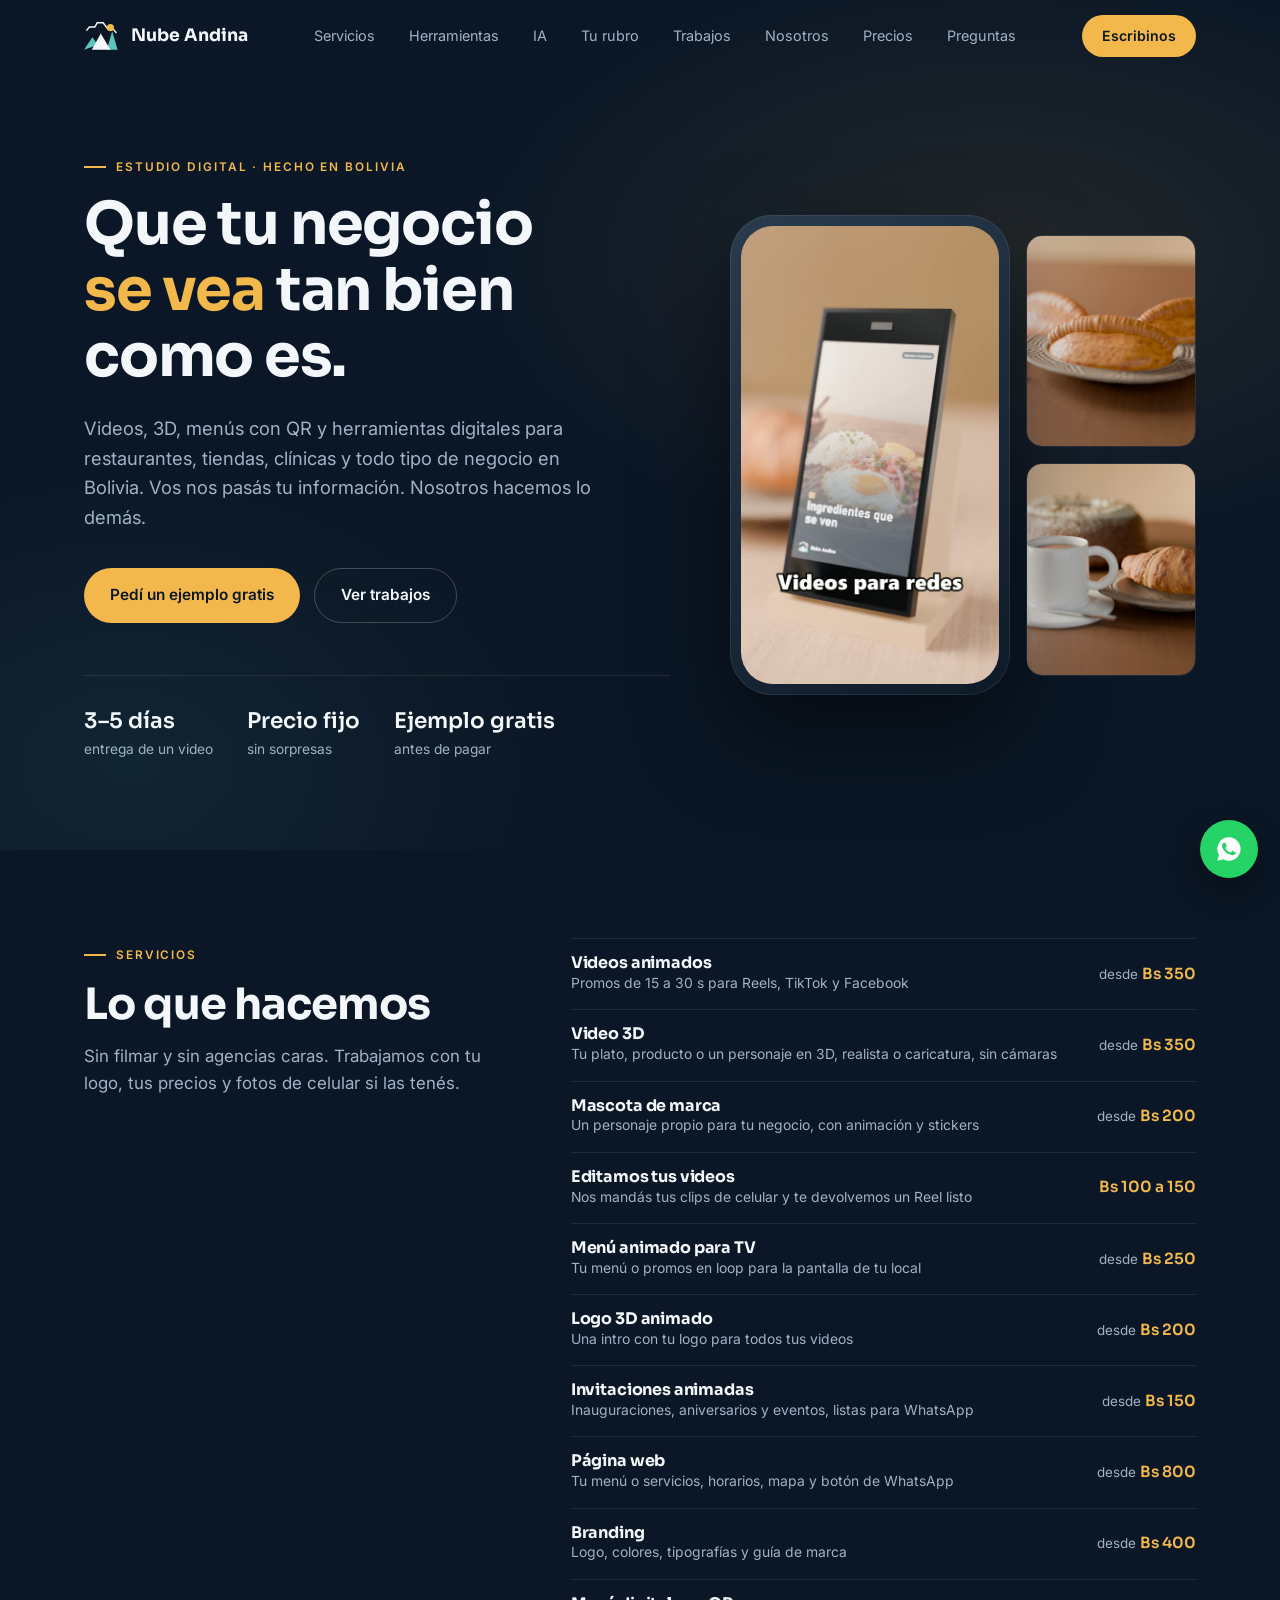
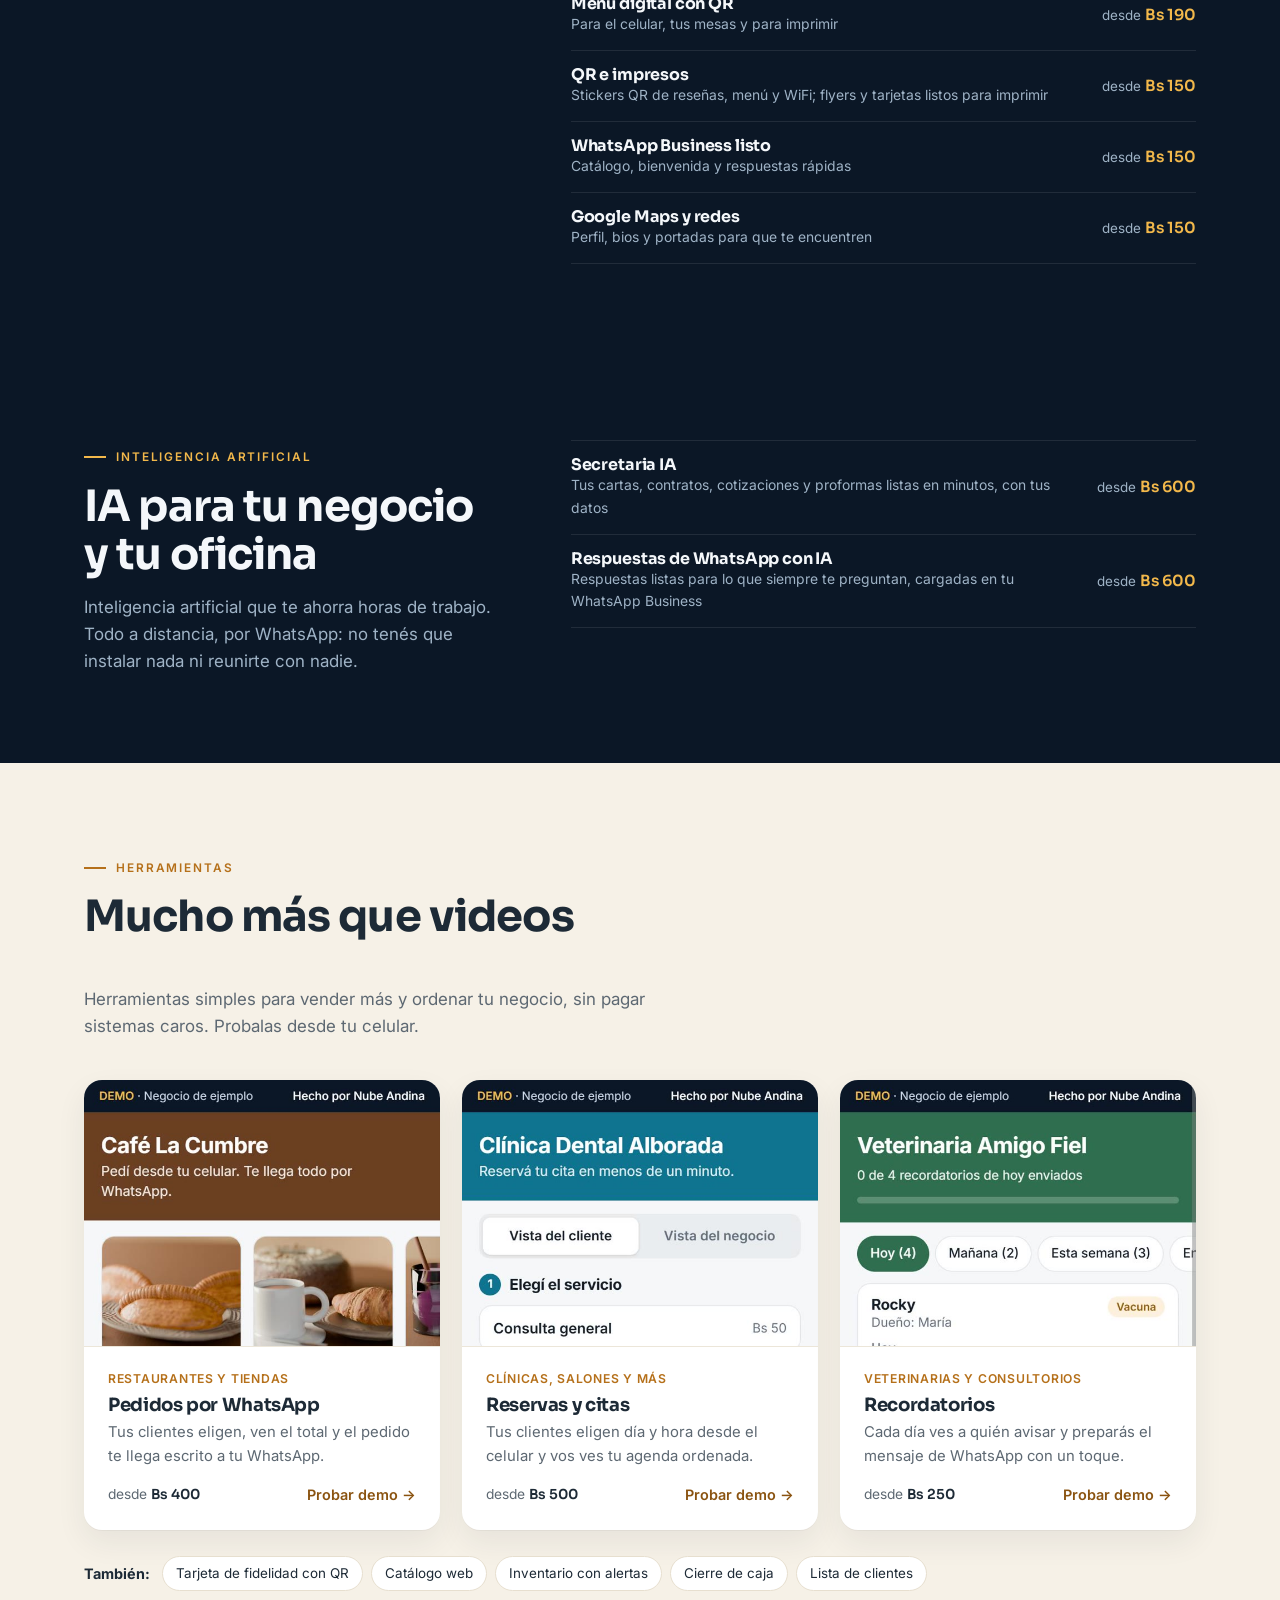
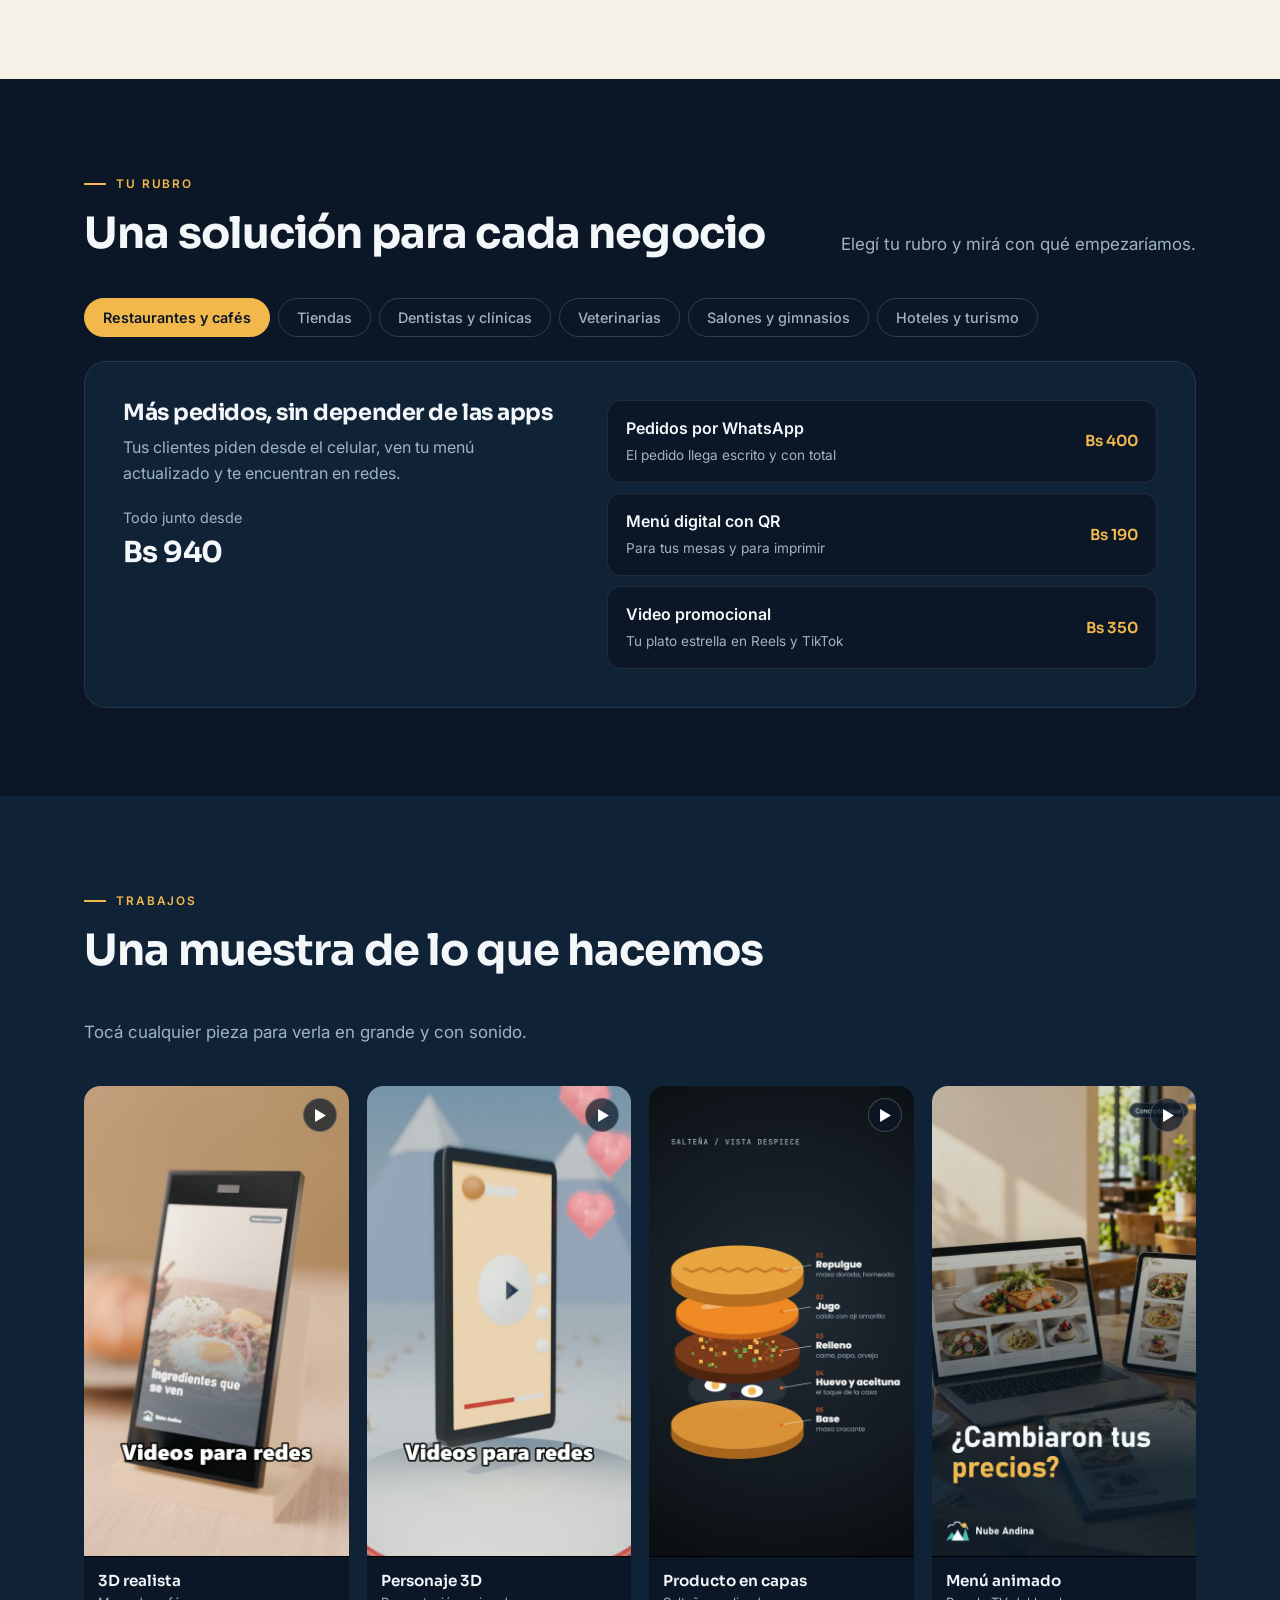
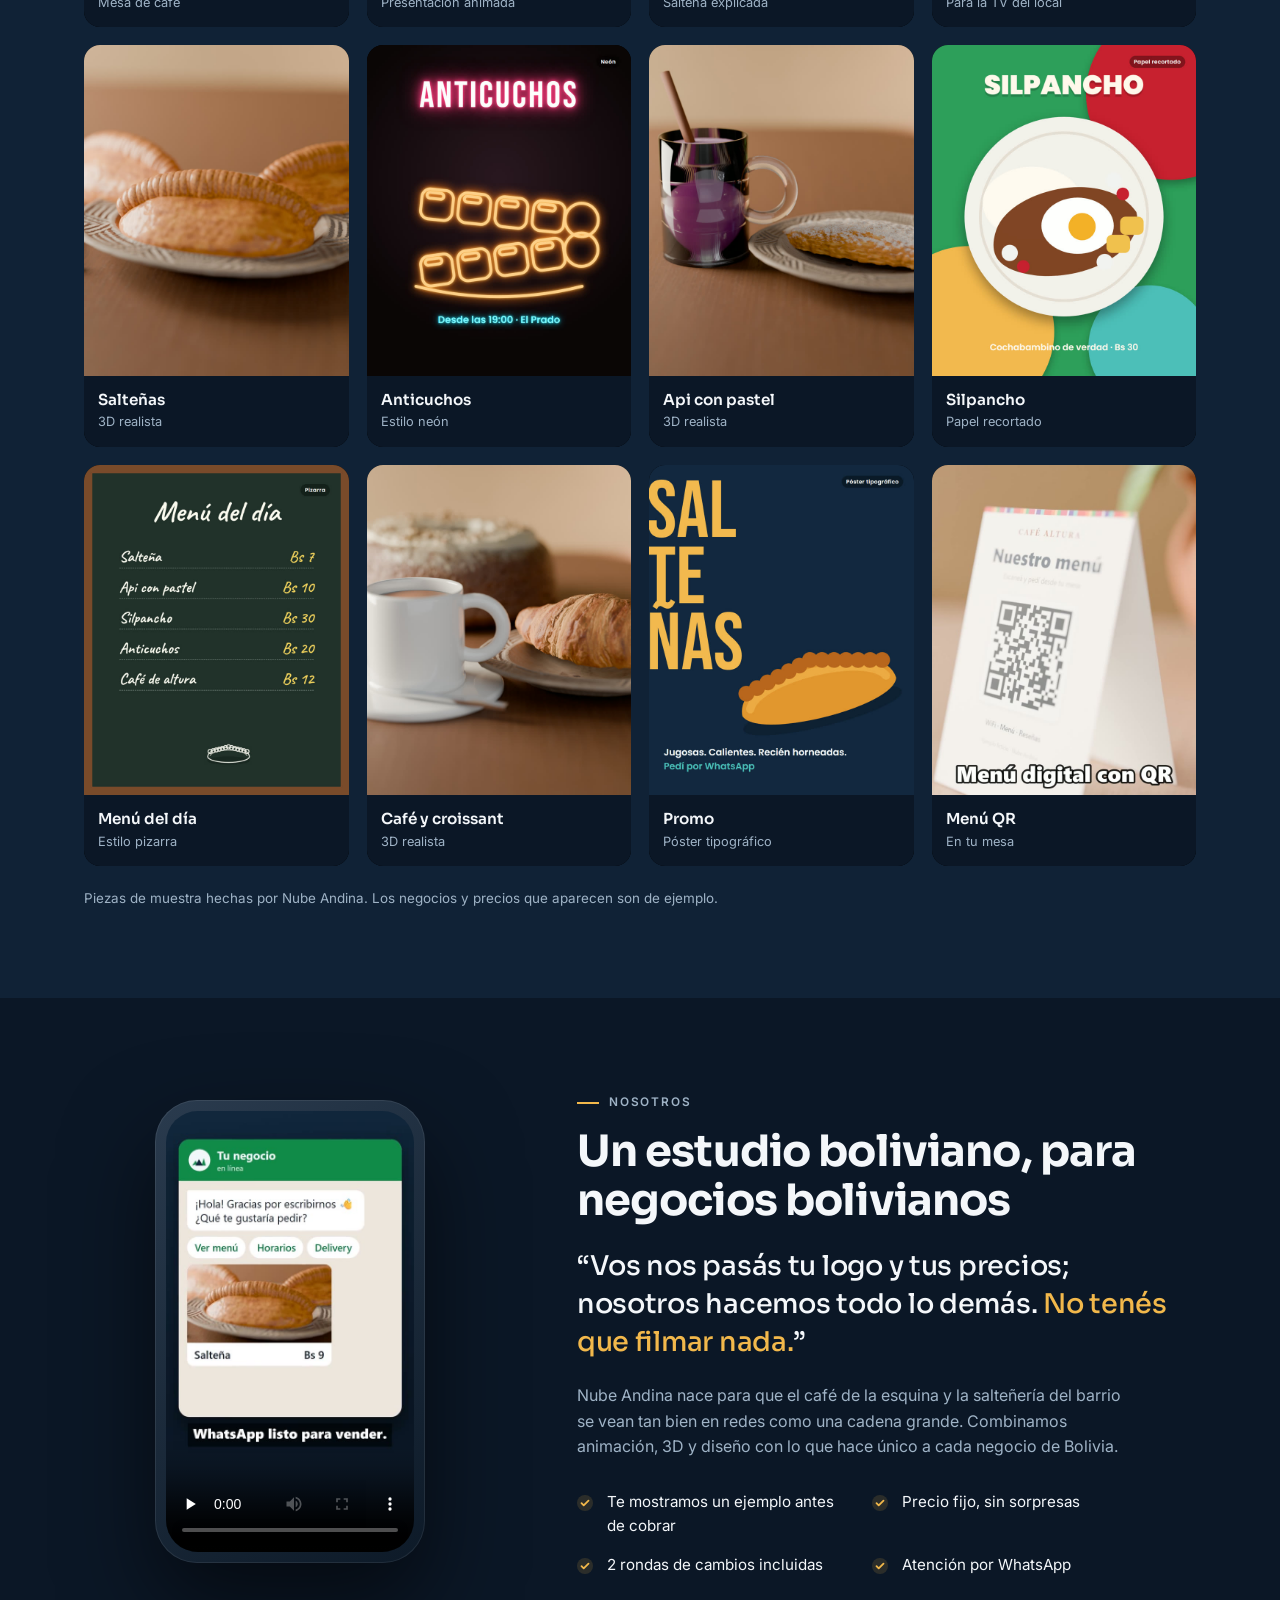
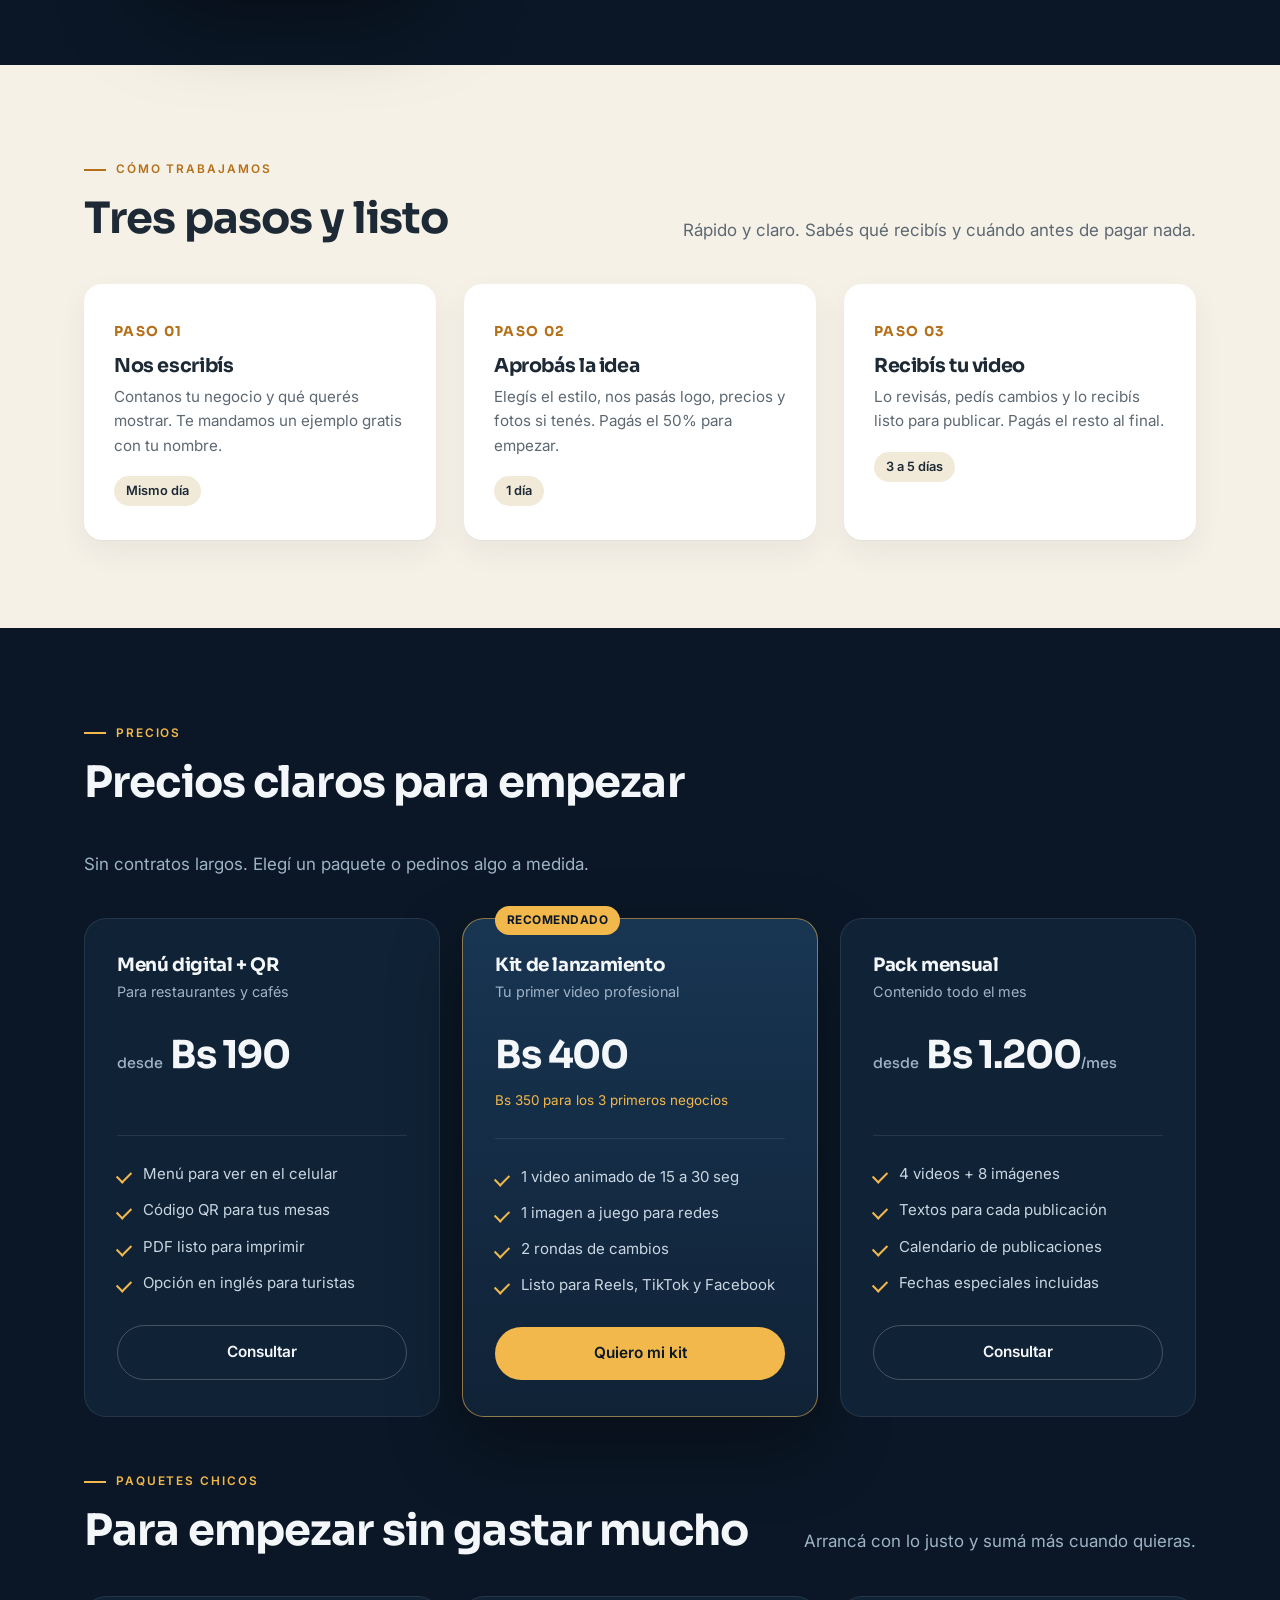
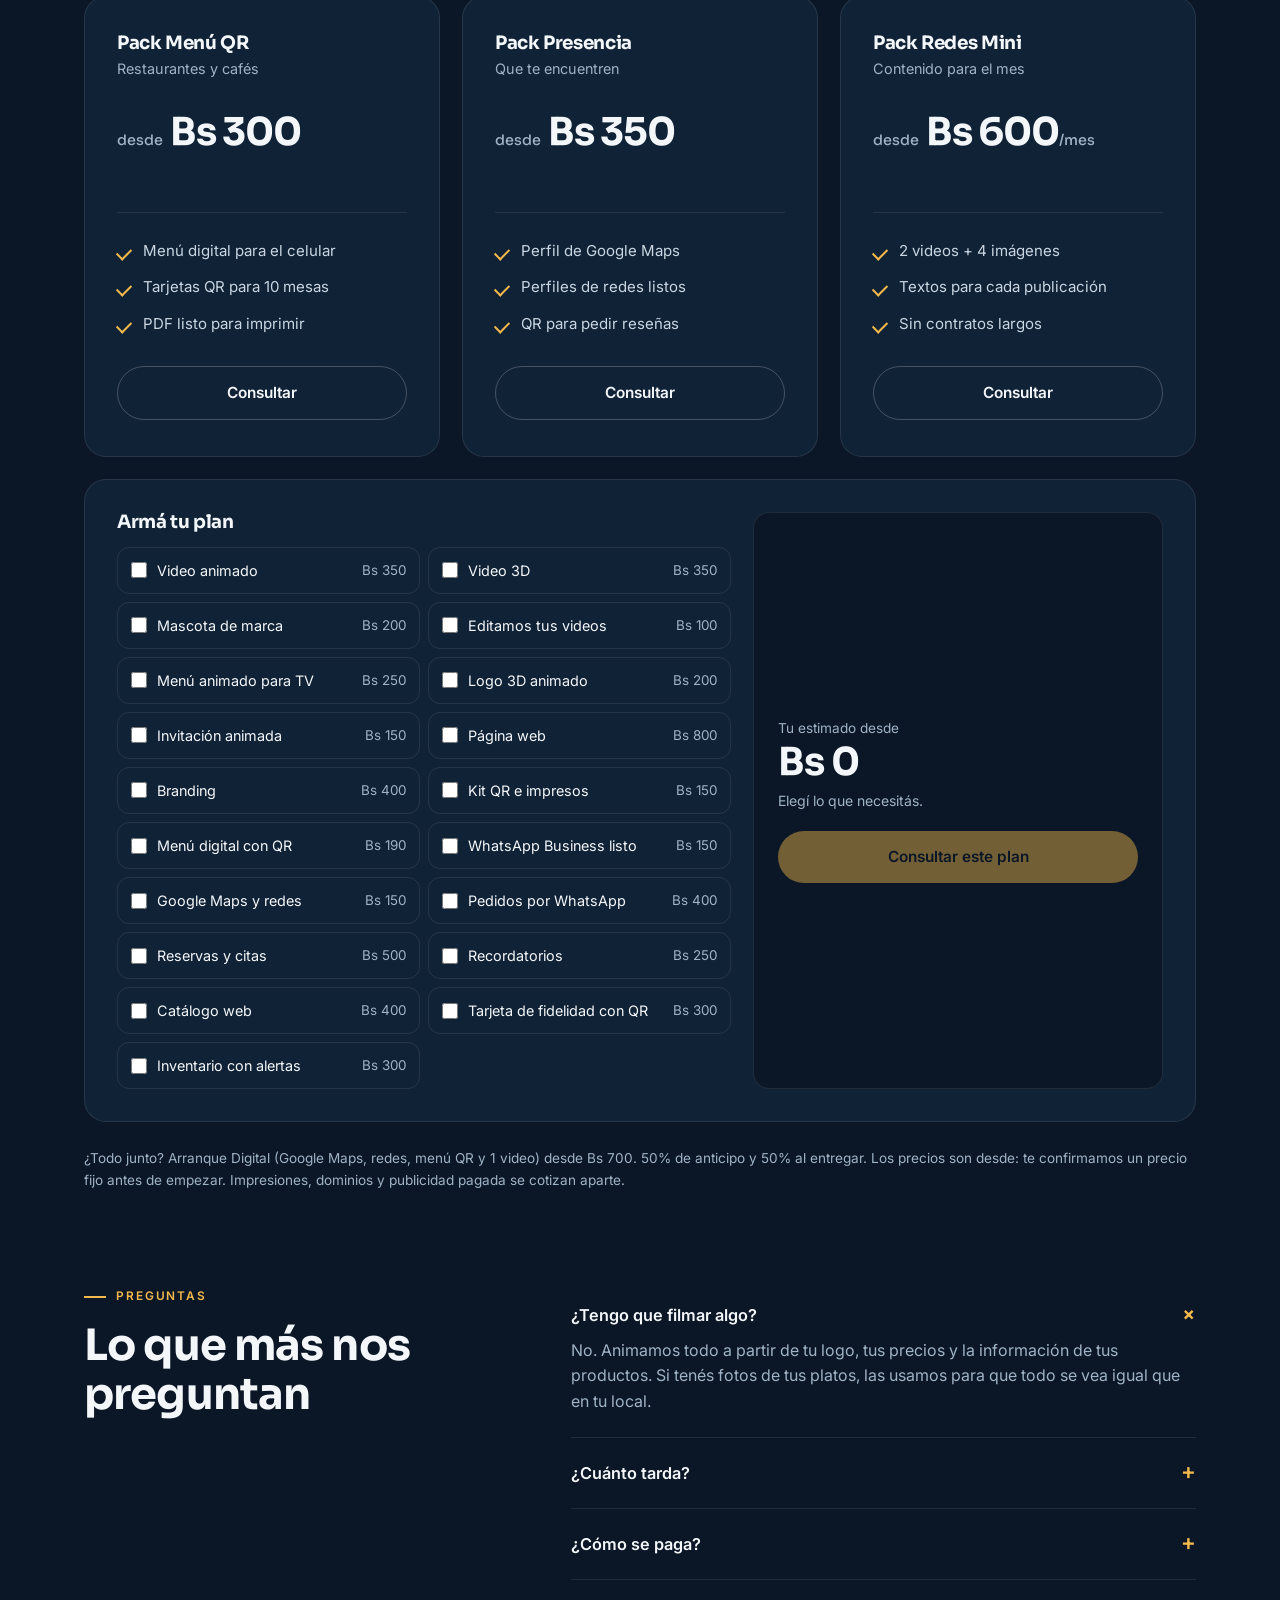
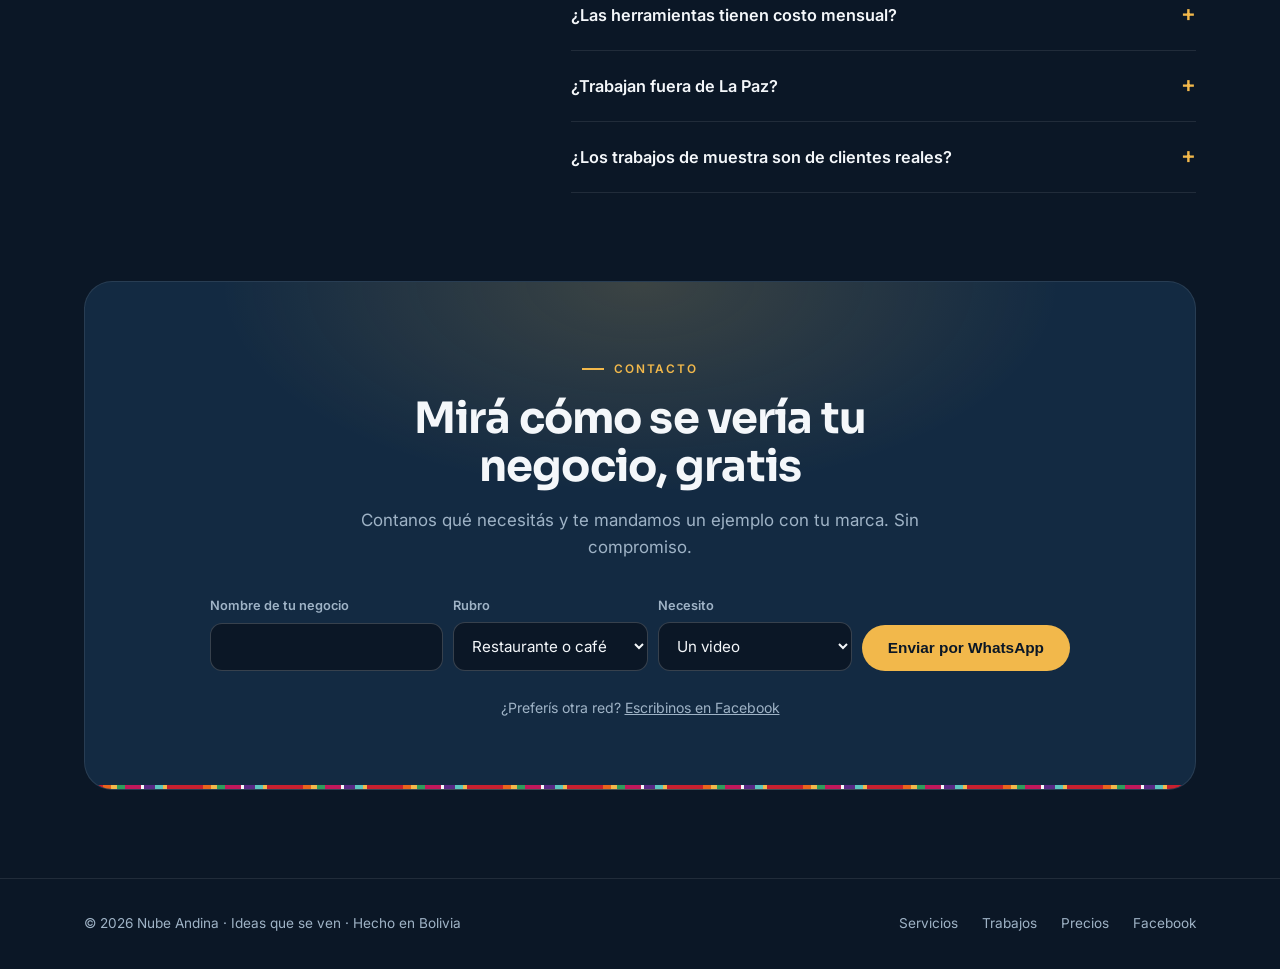
<file: index.html>
<!doctype html>
<html lang="es">
<head>
<meta charset="utf-8">
<meta name="viewport" content="width=device-width, initial-scale=1">
<title>Nube Andina | Videos, 3D y herramientas para negocios en Bolivia</title>
<meta name="description" content="Estudio digital boliviano. Videos animados, 3D, menús con QR y herramientas como pedidos por WhatsApp, reservas y recordatorios para todo tipo de negocio.">
<meta property="og:title" content="Nube Andina · Ideas que se ven">
<meta property="og:description" content="Videos, 3D, menús con QR y herramientas digitales para todo tipo de negocio en Bolivia.">
<link rel="canonical" href="https://nubeandina.qhatu.app/">
<meta property="og:url" content="https://nubeandina.qhatu.app/">
<meta property="og:image" content="https://nubeandina.qhatu.app/assets/og.jpg">
<meta property="og:image:width" content="1200">
<meta property="og:image:height" content="630">
<meta property="og:locale" content="es_BO">
<meta name="twitter:card" content="summary_large_image">
<script type="application/ld+json">{"@context":"https://schema.org","@type":"ProfessionalService","name":"Nube Andina","slogan":"Ideas que se ven","url":"https://nubeandina.qhatu.app/","image":"https://nubeandina.qhatu.app/assets/og.jpg","telephone":"+59162899672","areaServed":{"@type":"Country","name":"Bolivia"},"sameAs":["https://www.facebook.com/profile.php?id=61595976152654"]}</script>
<noscript><style>.reveal{opacity:1!important;transform:none!important}</style></noscript>
<meta property="og:type" content="website">
<meta name="theme-color" content="#0b1726">
<link rel="icon" href="assets/nube-andina-avatar.png">
<link rel="preconnect" href="https://fonts.googleapis.com">
<link href="https://fonts.googleapis.com/css2?family=Sora:wght@500;600;700&family=Inter:wght@400;500;600&display=swap" rel="stylesheet">
<style>
:root{
  --ink:#0b1726; --ink-2:#102236; --panel:#132a42;
  --gold:#f2b84b; --gold-soft:rgba(242,184,75,.14); --teal:#5cc6be;
  --snow:#f4f7fa; --muted:#9fb3c6; --line:rgba(255,255,255,.09);
  --cream:#f6f1e7; --cream-ink:#1d2a36; --cream-muted:#5d6872;
  --aguayo:repeating-linear-gradient(90deg,#c8202f 0 18px,#e8641c 18px 26px,#f2b84b 26px 32px,#2e9e5b 32px 40px,#c2185b 40px 56px,#f4f7fa 56px 59px,#5b2a86 59px 70px,#5cc6be 70px 78px,#f2b84b 78px 82px,#c8202f 82px 100px);
  --r:18px;
}
*{box-sizing:border-box;margin:0;padding:0}
[hidden]{display:none!important}
html{scroll-behavior:smooth;scroll-padding-top:84px}
body{font-family:Inter,system-ui,sans-serif;background:var(--ink);color:var(--snow);line-height:1.6;-webkit-font-smoothing:antialiased}
a{color:inherit;text-decoration:none}
img,video{max-width:100%;display:block}
.wrap{max-width:1160px;margin:0 auto;padding:0 24px}
h1,h2,h3{font-family:Sora,Inter,sans-serif;font-weight:700;letter-spacing:-.02em;line-height:1.12}
h2{font-size:clamp(1.9rem,3.6vw,2.7rem)}
.eyebrow{display:inline-flex;align-items:center;gap:10px;color:var(--gold);font-weight:600;letter-spacing:.16em;text-transform:uppercase;font-size:.74rem;margin-bottom:16px}
.eyebrow::before{content:"";width:22px;height:2px;background:var(--gold)}
.lead{color:var(--muted);font-size:1.06rem;max-width:600px;margin-top:14px}
section{padding:88px 0}
.head{display:flex;justify-content:space-between;align-items:flex-end;gap:30px;flex-wrap:wrap;margin-bottom:40px}
.aguayo{height:4px;background:var(--aguayo)}

a:focus-visible,button:focus-visible,summary:focus-visible{outline:2px solid var(--gold);outline-offset:3px}

/* buttons */
.btn{display:inline-flex;align-items:center;gap:10px;background:var(--gold);color:var(--ink);font-weight:600;font-size:.96rem;padding:14px 26px;border-radius:999px;transition:transform .2s,box-shadow .2s;border:0;cursor:pointer}
.btn:hover{transform:translateY(-2px);box-shadow:0 10px 28px rgba(242,184,75,.25)}
.btn.ghost{background:transparent;color:var(--snow);border:1px solid rgba(255,255,255,.22)}
.btn.ghost:hover{border-color:var(--snow);box-shadow:none}
.btn svg{width:18px;height:18px}

/* nav */
nav{position:fixed;inset:0 0 auto 0;z-index:30;transition:background .3s,border-color .3s;border-bottom:1px solid transparent}
nav.solid{background:rgba(11,23,38,.88);backdrop-filter:blur(12px);border-color:var(--line)}
nav .wrap{display:flex;align-items:center;justify-content:space-between;height:72px}
.brand{display:flex;align-items:center;gap:11px;font-family:Sora;font-weight:700;font-size:1.08rem}
.brand svg{width:36px;height:28px}
.links{display:flex;gap:34px;font-size:.9rem}
.links a{color:var(--muted);transition:color .2s}
.links a:hover{color:var(--snow)}
nav .btn{padding:10px 20px;font-size:.88rem}

/* hero */
.hero{position:relative;padding:150px 0 90px;overflow:hidden;background:radial-gradient(900px 500px at 78% 30%,rgba(242,184,75,.10),transparent 60%),radial-gradient(700px 500px at 10% 90%,rgba(92,198,190,.08),transparent 60%),var(--ink)}
.hero .wrap{display:grid;grid-template-columns:1.15fr .85fr;gap:60px;align-items:center}
.hero h1{font-size:clamp(2.4rem,4.6vw,3.8rem)}
.hero h1 em{font-style:normal;color:var(--gold)}
.hero p.sub{color:var(--muted);font-size:1.15rem;max-width:520px;margin:24px 0 36px}
.cta-row{display:flex;gap:14px;flex-wrap:wrap}
.facts{display:flex;gap:34px;margin-top:52px;padding-top:28px;border-top:1px solid var(--line);flex-wrap:wrap}
.facts div{font-size:.86rem;color:var(--muted)}
.facts b{display:block;font-family:Sora;font-size:1.35rem;color:var(--snow);font-weight:600}
.stage{display:flex;gap:16px;justify-self:end;align-items:center}
.phone{position:relative;width:min(280px,72vw);border-radius:42px;padding:11px;background:linear-gradient(145deg,#2a3b4e,#0d1a28);box-shadow:0 40px 90px rgba(0,0,0,.55),inset 0 0 0 1px rgba(255,255,255,.08)}
.phone video{width:100%;aspect-ratio:9/16;object-fit:cover;border-radius:32px;background:#000}
.side{display:grid;gap:16px;width:170px}
.side img{width:100%;aspect-ratio:4/5;object-fit:cover;border-radius:16px;border:1px solid var(--line)}

/* services */
.svc-wrap{display:grid;grid-template-columns:.8fr 1.2fr;gap:70px;align-items:start}
.svc{list-style:none;border-top:1px solid var(--line)}
.svc li{display:flex;justify-content:space-between;align-items:center;gap:24px;padding:15px 0;border-bottom:1px solid var(--line)}
.svc h3{font-size:1rem;letter-spacing:-.01em}
.svc p{color:var(--muted);font-size:.87rem}
.svc span{white-space:nowrap;font-size:.84rem;color:var(--muted)}
.svc span b{color:var(--gold);font-family:Sora;font-weight:600;font-size:.96rem}

/* tools (light section) */
#herramientas{background:var(--cream);color:var(--cream-ink)}
#herramientas .eyebrow{color:#b5701a}#herramientas .eyebrow::before{background:#b5701a}
#herramientas .lead{color:var(--cream-muted)}
.tools{display:grid;grid-template-columns:repeat(3,1fr);gap:22px}
.tool{background:#fff;border-radius:var(--r);overflow:hidden;display:flex;flex-direction:column;box-shadow:0 1px 0 rgba(0,0,0,.04),0 12px 30px rgba(29,42,54,.07);transition:transform .2s}
.tool:hover{transform:translateY(-3px)}
.tool img{width:100%;aspect-ratio:4/3;object-fit:cover;object-position:top;border-bottom:1px solid #ece6d9}
.tool div{padding:22px 24px 24px;display:flex;flex-direction:column;flex:1}
.tool h3{font-size:1.14rem}
.tool p{color:var(--cream-muted);font-size:.93rem;margin:6px 0 14px;flex:1}
.tool small{font-size:.76rem;font-weight:600;letter-spacing:.06em;text-transform:uppercase;color:#b5701a;margin-bottom:6px}
.tool .row{display:flex;justify-content:space-between;align-items:center;gap:12px;padding:0;flex-direction:row;flex:none}
.tool .row span{font-size:.86rem;color:var(--cream-muted);white-space:nowrap}.tool .row b{color:var(--cream-ink);font-family:Sora;font-weight:600}
.tool .row .go{font-weight:600;font-size:.9rem;color:#8a5310}
.morepill{display:flex;flex-wrap:wrap;gap:8px;margin-top:26px;align-items:center;font-size:.9rem;color:var(--cream-muted)}
.morepill b{color:var(--cream-ink);margin-right:4px}
.morepill span{background:#fff;border:1px solid #e7dfcf;padding:6px 13px;border-radius:999px;font-size:.84rem;color:var(--cream-ink)}

/* solutions by business type */
.tabs{display:flex;gap:8px;flex-wrap:wrap;margin-bottom:24px}
.tabs button{font-size:.9rem;font-weight:500;color:var(--muted);padding:10px 18px;border-radius:999px;border:1px solid rgba(255,255,255,.16);background:none;cursor:pointer;font-family:inherit;transition:.2s}
.tabs button:hover{color:var(--snow);border-color:rgba(255,255,255,.4)}
.tabs button[aria-selected=true]{background:var(--gold);border-color:var(--gold);color:var(--ink);font-weight:600}
.panel{display:grid;grid-template-columns:1fr 1.25fr;gap:44px;background:var(--ink-2);border:1px solid var(--line);border-radius:22px;padding:38px}
.panel h3{font-size:1.4rem;margin-bottom:10px}
.panel>div>p{color:var(--muted)}
.panel .fromp{margin-top:20px;font-size:.9rem;color:var(--muted)}
.panel .fromp b{display:block;font-family:Sora;font-size:1.8rem;color:var(--snow);letter-spacing:-.02em;font-weight:700}
.panel ol{list-style:none;display:grid;gap:10px;align-content:center}
.panel li{display:flex;justify-content:space-between;gap:18px;align-items:center;background:var(--ink);border:1px solid var(--line);border-radius:14px;padding:15px 18px}
.panel li b{display:block;font-weight:600}
.panel li small{color:var(--muted);font-size:.85rem}
.panel li span{white-space:nowrap;color:var(--gold);font-family:Sora;font-weight:600;font-size:.95rem}

/* portfolio */
.work{background:var(--ink-2)}
.vgrid{display:grid;grid-template-columns:repeat(4,1fr);gap:18px}
.igrid{display:grid;grid-template-columns:repeat(4,1fr);gap:18px;margin-top:18px}
.pitem{position:relative;margin:0;border-radius:16px;overflow:hidden;background:#000;cursor:zoom-in;isolation:isolate}
.pitem video{aspect-ratio:9/16;width:100%;object-fit:cover}
.pitem img{aspect-ratio:4/5;width:100%;object-fit:cover;transition:transform .7s}
.pitem:hover img{transform:scale(1.04)}
.pitem figcaption{padding:12px 14px 14px;background:var(--ink);font-size:.8rem;color:var(--muted)}
.pitem figcaption b{display:block;font-family:Sora;font-weight:600;font-size:.95rem;color:var(--snow)}
.pitem .play{position:absolute;top:12px;right:12px;width:34px;height:34px;border-radius:50%;background:rgba(11,23,38,.7);display:grid;place-items:center;border:1px solid rgba(255,255,255,.2)}
.pitem .play svg{width:13px;height:13px;margin-left:2px}
.note{color:var(--muted);font-size:.84rem;margin-top:22px}
.lightbox{position:fixed;inset:0;z-index:60;background:rgba(4,9,15,.94);display:grid;place-items:center;padding:24px}
.lightbox[hidden]{display:none}
.lb-body img,.lb-body video{max-width:min(92vw,560px);max-height:88vh;border-radius:14px}
.lightbox .close{position:absolute;top:18px;right:24px;font-size:2.2rem;line-height:1;color:#fff;background:none;border:0;cursor:pointer}

/* about */
.about .wrap{display:grid;grid-template-columns:.8fr 1.2fr;gap:80px;align-items:center}
.about .phone{width:min(270px,70vw);margin:0 auto}
.about blockquote{font-family:Sora;font-size:clamp(1.3rem,2.3vw,1.7rem);font-weight:500;line-height:1.4;margin:22px 0;letter-spacing:-.01em}
.about blockquote em{font-style:normal;color:var(--gold)}
.about p{color:var(--muted);max-width:560px}
.about ul{list-style:none;display:grid;grid-template-columns:1fr 1fr;gap:14px 30px;margin-top:30px;max-width:560px}
.about li{padding-left:30px;position:relative;font-size:.95rem}
.about li::before{content:"";position:absolute;left:0;top:5px;width:16px;height:16px;border-radius:50%;background:var(--gold-soft) url("data:image/svg+xml,%3Csvg xmlns='http://www.w3.org/2000/svg' viewBox='0 0 16 16'%3E%3Cpath d='M4.5 8.2l2.2 2.2 4.8-4.8' fill='none' stroke='%23f2b84b' stroke-width='1.8' stroke-linecap='round' stroke-linejoin='round'/%3E%3C/svg%3E") center/16px no-repeat}

/* process (light section) */
#proceso{background:var(--cream);color:var(--cream-ink)}
#proceso .eyebrow{color:#b5701a}#proceso .eyebrow::before{background:#b5701a}
#proceso .lead{color:var(--cream-muted)}
.steps{display:grid;grid-template-columns:repeat(3,1fr);gap:28px}
.step{background:#fff;border-radius:var(--r);padding:34px 30px;box-shadow:0 1px 0 rgba(0,0,0,.04),0 12px 30px rgba(29,42,54,.06)}
.step .n{font-family:Sora;font-weight:700;font-size:.85rem;color:#b5701a;letter-spacing:.1em}
.step h3{font-size:1.2rem;margin:12px 0 8px}
.step p{color:var(--cream-muted);font-size:.95rem}
.step .time{display:inline-block;margin-top:18px;font-size:.8rem;font-weight:600;color:var(--cream-ink);background:#f2ead9;padding:5px 12px;border-radius:999px}

/* plans */
.plans{display:grid;grid-template-columns:repeat(3,1fr);gap:22px;align-items:stretch}
.plan{background:var(--ink-2);border:1px solid var(--line);border-radius:22px;padding:36px 32px;display:flex;flex-direction:column;position:relative}
.plan.top{background:linear-gradient(180deg,#183552,var(--ink-2));border-color:rgba(242,184,75,.55);box-shadow:0 30px 70px rgba(0,0,0,.35)}
.plan .tag{position:absolute;top:-13px;left:32px;background:var(--gold);color:var(--ink);font-size:.74rem;font-weight:700;padding:5px 12px;border-radius:999px;letter-spacing:.04em}
.plan h3{font-size:1.15rem}
.plan .who{color:var(--muted);font-size:.9rem;margin-top:4px}
.plan .price{font-family:Sora;font-weight:700;font-size:2.4rem;margin:22px 0 4px;letter-spacing:-.03em}
.plan .price small{font-size:.9rem;color:var(--muted);font-weight:500;letter-spacing:0}
.plan .promo{font-size:.84rem;color:var(--gold);min-height:1.4em}
.plan ul{list-style:none;display:grid;gap:12px;margin:26px 0 30px;padding-top:26px;border-top:1px solid var(--line);font-size:.94rem;color:#c9d6e2;flex:1}
.plan li{padding-left:26px;position:relative}
.plan li::before{content:"";position:absolute;left:0;top:9px;width:12px;height:7px;border-left:2px solid var(--gold);border-bottom:2px solid var(--gold);transform:rotate(-45deg)}
.plan .btn{justify-content:center}
.fine{color:var(--muted);font-size:.85rem;margin-top:26px}

/* calculator */
.calc{display:grid;grid-template-columns:1.5fr 1fr;gap:22px;margin-top:22px;background:var(--ink-2);border:1px solid var(--line);border-radius:22px;padding:32px}
.calc h3{font-size:1.15rem;margin-bottom:14px}
.opts{display:grid;grid-template-columns:1fr 1fr;gap:8px}
.opts label{display:flex;align-items:center;gap:10px;padding:11px 13px;border:1px solid var(--line);border-radius:12px;font-size:.9rem;cursor:pointer}
.opts label:has(input:checked){border-color:var(--gold);background:var(--gold-soft)}
.opts input{accent-color:var(--gold);width:16px;height:16px;flex:none}
.opts span{margin-left:auto;color:var(--muted);font-size:.84rem;white-space:nowrap}
.res{background:var(--ink);border:1px solid var(--line);border-radius:16px;padding:24px;display:flex;flex-direction:column;justify-content:center}
.res small{color:var(--muted);font-size:.85rem}
.res strong{font-family:Sora;font-size:2.4rem;letter-spacing:-.03em;line-height:1.15}
.res p{color:var(--muted);font-size:.88rem;margin:6px 0 18px}
.res .btn{justify-content:center}
.res .btn[aria-disabled=true]{opacity:.45;pointer-events:none}

/* faq */
.faqwrap{display:grid;grid-template-columns:.8fr 1.2fr;gap:70px}
.faq details{border-bottom:1px solid var(--line);padding:22px 0}
.faq summary{cursor:pointer;font-weight:600;font-size:1.02rem;list-style:none;display:flex;justify-content:space-between;gap:20px}
.faq summary::-webkit-details-marker{display:none}
.faq summary::after{content:"+";color:var(--gold);font-size:1.4rem;line-height:1;transition:transform .2s}
.faq details[open] summary::after{transform:rotate(45deg)}
.faq p{color:var(--muted);margin-top:10px;max-width:620px}

/* contact */
.cta{padding:0 0 88px}
.cta .box{border-radius:28px;padding:70px 60px;text-align:center;background:radial-gradient(600px 300px at 50% 0,rgba(242,184,75,.18),transparent 70%),var(--panel);border:1px solid var(--line);position:relative;overflow:hidden}
.cta .box::after{content:"";position:absolute;inset:auto 0 0 0;height:4px;background:var(--aguayo)}
.cta h2{max-width:640px;margin:0 auto}
.cta .lead{margin:16px auto 34px}
.cta .cta-row{justify-content:center}
footer{border-top:1px solid var(--line);padding:34px 0;color:var(--muted);font-size:.85rem}
footer .wrap{display:flex;justify-content:space-between;align-items:center;gap:16px;flex-wrap:wrap}
footer .fl{display:flex;gap:24px}
footer a:hover{color:var(--snow)}

/* contact form */
.cform{display:grid;grid-template-columns:1.2fr 1fr 1fr auto;gap:10px;max-width:860px;margin:0 auto;text-align:left}
.cform label{display:grid;gap:6px;font-size:.8rem;font-weight:600;color:var(--muted)}
.cform input,.cform select{width:100%;padding:13px 14px;border-radius:12px;border:1px solid rgba(255,255,255,.18);background:var(--ink);color:var(--snow);font:400 .95rem Inter,sans-serif}
.cform .btn{align-self:end;justify-content:center;white-space:nowrap}
.cform-err{color:#ffb3a7;font-size:.85rem;min-height:1.3em;margin-top:8px}
.alt{font-size:.88rem;color:var(--muted)}
.alt a{text-decoration:underline}

/* mobile menu and skip link */
.skip{position:absolute;left:-999px;top:8px;z-index:70;background:var(--gold);color:var(--ink);padding:10px 16px;border-radius:8px;font-weight:600}
.skip:focus{left:12px}
a:focus-visible,button:focus-visible,summary:focus-visible,figure:focus-visible,input:focus-visible,select:focus-visible{outline:2px solid var(--gold);outline-offset:2px}
.nav-r{display:flex;align-items:center;gap:10px}
.burger{display:none;width:42px;height:42px;border-radius:12px;border:1px solid rgba(255,255,255,.2);background:none;cursor:pointer;place-items:center}
.burger svg{width:20px;height:20px;stroke:var(--snow)}
.mmenu{background:rgba(11,23,38,.98);border-top:1px solid var(--line);padding:8px 24px 18px}
.mmenu a{display:block;padding:13px 0;font-size:1.02rem;border-bottom:1px solid var(--line)}
.mmenu[hidden]{display:none}
nav.open{background:rgba(11,23,38,.98)}

/* floating contact */
.fab{position:fixed;right:22px;bottom:22px;z-index:40;width:58px;height:58px;border-radius:50%;background:#25d366;display:grid;place-items:center;box-shadow:0 12px 30px rgba(0,0,0,.4);transition:transform .2s}
.fab:hover{transform:scale(1.07)}
.fab svg{width:28px;height:28px}
.fab.fb{background:#1877f2}

.reveal{opacity:0;transform:translateY(24px);transition:opacity .8s,transform .8s}
.reveal.in{opacity:1;transform:none}

@media (max-width:980px){
  .hero .wrap,.about .wrap,.faqwrap,.svc-wrap{grid-template-columns:1fr;gap:40px}
  .hero{padding-top:120px}
  .stage{justify-self:center}
  .plans,.steps,.tools{grid-template-columns:1fr 1fr}
  .vgrid,.igrid{grid-template-columns:repeat(2,1fr)}
  .links{display:none}
  .burger{display:grid}
  .panel,.calc{grid-template-columns:1fr;gap:24px;padding:26px}
  .cform{grid-template-columns:1fr 1fr}
  .cform .btn{grid-column:1/-1}
  .about .phone{order:2}
}
@media (max-width:620px){
  section{padding:60px 0}
  .wrap{padding:0 18px}
  .plans,.steps,.tools{grid-template-columns:1fr}
  .tool{flex-direction:row}
  .tool img{width:104px;aspect-ratio:auto;object-position:left top;border-bottom:0;border-right:1px solid #ece6d9;flex:none}
  .tool small{display:none}
  .tool div{padding:16px}
  .tool p{font-size:.87rem;margin-bottom:10px}
  .svc li{gap:14px;padding:13px 0}
  .svc p{display:none}
  .vgrid,.igrid{gap:12px}
  .side{display:none}
  .igrid .pitem:nth-child(n+5){display:none}
  .plan{padding:28px 22px}
  .plan .price{font-size:2rem;margin:12px 0 2px}
  .plan ul{gap:8px;margin:16px 0 20px;padding-top:16px}
  .about .phone{width:min(210px,60vw)}
  .step{padding:22px}
  .opts label{padding:9px 12px}
  .opts,.cform{grid-template-columns:1fr}
  .tabs{flex-wrap:nowrap;overflow-x:auto;margin:0 -18px 20px;padding:0 18px;scrollbar-width:none}
  .tabs button{flex:none}
  .facts{gap:22px}
  .about ul{grid-template-columns:1fr}
  .cta .box{padding:50px 22px}
  .head{margin-bottom:34px}
}
@media (prefers-reduced-motion:reduce){*{transition:none!important;animation:none!important}.reveal{opacity:1;transform:none}}
</style>
</head>
<body>

<a class="skip" href="#servicios">Saltar al contenido</a>
<nav>
  <div class="wrap">
    <a class="brand" href="#">
      <svg viewBox="0 0 60 46" aria-hidden="true"><path d="M4 14l5-6h9l4-7h10l8 11h9l5 6" fill="none" stroke="#f4f7fa" stroke-width="2.4"/><circle cx="44" cy="9" r="6" fill="#f2b84b"/><path d="M0 46l14-21 9 13z" fill="#5cc6be"/><path d="M38 46l9-31 9 31z" fill="#5cc6be"/><path d="M13 46l15-27 16 27z" fill="#f4f7fa"/></svg>
      Nube Andina
    </a>
    <div class="links">
      <a href="#servicios">Servicios</a>
      <a href="#herramientas">Herramientas</a>
      <a href="#ia">IA</a>
      <a href="#rubros">Tu rubro</a>
      <a href="#trabajos">Trabajos</a>
      <a href="#nosotros">Nosotros</a>
      <a href="#precios">Precios</a>
      <a href="#preguntas">Preguntas</a>
    </div>
    <div class="nav-r">
      <a class="btn js-contact" href="#contacto">Escribinos</a>
      <button class="burger" aria-label="Abrir menú" aria-expanded="false" aria-controls="mmenu"><svg viewBox="0 0 24 24" fill="none" stroke-width="2" stroke-linecap="round"><path d="M4 7h16M4 12h16M4 17h16"/></svg></button>
    </div>
  </div>
  <div class="mmenu" id="mmenu" hidden><a href="#servicios">Servicios</a><a href="#herramientas">Herramientas</a><a href="#ia">IA</a><a href="#rubros">Tu rubro</a><a href="#trabajos">Trabajos</a><a href="#nosotros">Nosotros</a><a href="#precios">Precios</a><a href="#preguntas">Preguntas</a></div>
</nav>

<header class="hero">
  <div class="wrap">
    <div class="reveal">
      <p class="eyebrow">Estudio digital · Hecho en Bolivia</p>
      <h1>Que tu negocio<br><em>se vea</em> tan bien<br>como es.</h1>
      <p class="sub">Videos, 3D, menús con QR y herramientas digitales para restaurantes, tiendas, clínicas y todo tipo de negocio en Bolivia. Vos nos pasás tu información. Nosotros hacemos lo demás.</p>
      <div class="cta-row">
        <a class="btn js-contact" href="#contacto">Pedí un ejemplo gratis</a>
        <a class="btn ghost" href="#trabajos">Ver trabajos</a>
      </div>
      <div class="facts">
        <div><b>3–5 días</b>entrega de un video</div>
        <div><b>Precio fijo</b>sin sorpresas</div>
        <div><b>Ejemplo gratis</b>antes de pagar</div>
      </div>
    </div>
    <div class="stage reveal" aria-hidden="true">
      <div class="phone"><video src="assets/videos/r1-servicios-realista.mp4" poster="assets/videos/r1-servicios-realista.jpg" autoplay muted loop playsinline></video></div>
      <div class="side"><img src="assets/port/f3d-saltena.jpg" alt=""><img src="assets/port/f3d-cafe.jpg" alt=""></div>
    </div>
  </div>
</header>

<section id="servicios">
  <div class="wrap svc-wrap">
    <div class="reveal"><p class="eyebrow">Servicios</p><h2>Lo que hacemos</h2><p class="lead">Sin filmar y sin agencias caras. Trabajamos con tu logo, tus precios y fotos de celular si las tenés.</p></div>
    <ul class="svc reveal">
      <li><div><h3>Videos animados</h3><p>Promos de 15 a 30 s para Reels, TikTok y Facebook</p></div><span>desde <b>Bs 350</b></span></li>
      <li><div><h3>Video 3D</h3><p>Tu plato, producto o un personaje en 3D, realista o caricatura, sin cámaras</p></div><span>desde <b>Bs 350</b></span></li>
      <li><div><h3>Mascota de marca</h3><p>Un personaje propio para tu negocio, con animación y stickers</p></div><span>desde <b>Bs 200</b></span></li>
      <li><div><h3>Editamos tus videos</h3><p>Nos mandás tus clips de celular y te devolvemos un Reel listo</p></div><span><b>Bs 100 a 150</b></span></li>
      <li><div><h3>Menú animado para TV</h3><p>Tu menú o promos en loop para la pantalla de tu local</p></div><span>desde <b>Bs 250</b></span></li>
      <li><div><h3>Logo 3D animado</h3><p>Una intro con tu logo para todos tus videos</p></div><span>desde <b>Bs 200</b></span></li>
      <li><div><h3>Invitaciones animadas</h3><p>Inauguraciones, aniversarios y eventos, listas para WhatsApp</p></div><span>desde <b>Bs 150</b></span></li>
      <li><div><h3>Página web</h3><p>Tu menú o servicios, horarios, mapa y botón de WhatsApp</p></div><span>desde <b>Bs 800</b></span></li>
      <li><div><h3>Branding</h3><p>Logo, colores, tipografías y guía de marca</p></div><span>desde <b>Bs 400</b></span></li>
      <li><div><h3>Menú digital con QR</h3><p>Para el celular, tus mesas y para imprimir</p></div><span>desde <b>Bs 190</b></span></li>
      <li><div><h3>QR e impresos</h3><p>Stickers QR de reseñas, menú y WiFi; flyers y tarjetas listos para imprimir</p></div><span>desde <b>Bs 150</b></span></li>
      <li><div><h3>WhatsApp Business listo</h3><p>Catálogo, bienvenida y respuestas rápidas</p></div><span>desde <b>Bs 150</b></span></li>
      <li><div><h3>Google Maps y redes</h3><p>Perfil, bios y portadas para que te encuentren</p></div><span>desde <b>Bs 150</b></span></li>
    </ul>
  </div>
</section>

<section id="ia">
  <div class="wrap svc-wrap">
    <div class="reveal"><p class="eyebrow">Inteligencia artificial</p><h2>IA para tu negocio y tu oficina</h2><p class="lead">Inteligencia artificial que te ahorra horas de trabajo. Todo a distancia, por WhatsApp: no tenés que instalar nada ni reunirte con nadie.</p></div>
    <ul class="svc reveal">
      <li><div><h3>Secretaria IA</h3><p>Tus cartas, contratos, cotizaciones y proformas listas en minutos, con tus datos</p></div><span>desde <b>Bs 600</b></span></li>
      <li><div><h3>Respuestas de WhatsApp con IA</h3><p>Respuestas listas para lo que siempre te preguntan, cargadas en tu WhatsApp Business</p></div><span>desde <b>Bs 600</b></span></li>    </ul>
  </div>
</section>

<section id="herramientas">
  <div class="wrap">
    <div class="head reveal">
      <div><p class="eyebrow">Herramientas</p><h2>Mucho más que videos</h2></div>
      <p class="lead">Herramientas simples para vender más y ordenar tu negocio, sin pagar sistemas caros. Probalas desde tu celular.</p>
    </div>
    <div class="tools reveal">
      <a class="tool" href="demos/pedidos.html"><img src="assets/port/tool-pedidos.jpg" alt="Demo de Pedidos por WhatsApp" loading="lazy"><div><small>Restaurantes y tiendas</small><h3>Pedidos por WhatsApp</h3><p>Tus clientes eligen, ven el total y el pedido te llega escrito a tu WhatsApp.</p><div class="row"><span>desde <b>Bs 400</b></span><span class="go">Probar demo →</span></div></div></a>
      <a class="tool" href="demos/reservas.html"><img src="assets/port/tool-reservas.jpg" alt="Demo de Reservas y citas" loading="lazy"><div><small>Clínicas, salones y más</small><h3>Reservas y citas</h3><p>Tus clientes eligen día y hora desde el celular y vos ves tu agenda ordenada.</p><div class="row"><span>desde <b>Bs 500</b></span><span class="go">Probar demo →</span></div></div></a>
      <a class="tool" href="demos/recordatorios.html"><img src="assets/port/tool-recordatorios.jpg" alt="Demo de Recordatorios" loading="lazy"><div><small>Veterinarias y consultorios</small><h3>Recordatorios</h3><p>Cada día ves a quién avisar y preparás el mensaje de WhatsApp con un toque.</p><div class="row"><span>desde <b>Bs 250</b></span><span class="go">Probar demo →</span></div></div></a>
    </div>
    <div class="morepill reveal"><b>También:</b><span>Tarjeta de fidelidad con QR</span><span>Catálogo web</span><span>Inventario con alertas</span><span>Cierre de caja</span><span>Lista de clientes</span></div>
  </div>
</section>

<section id="rubros">
  <div class="wrap">
    <div class="head reveal">
      <div><p class="eyebrow">Tu rubro</p><h2>Una solución para cada negocio</h2></div>
      <p class="lead">Elegí tu rubro y mirá con qué empezaríamos.</p>
    </div>
    <div class="reveal">
      <div class="tabs" role="tablist" aria-label="Tipo de negocio"><button role="tab" id="t-rest" aria-controls="p-rest" aria-selected="true" tabindex="0">Restaurantes y cafés</button><button role="tab" id="t-tien" aria-controls="p-tien" aria-selected="false" tabindex="-1">Tiendas</button><button role="tab" id="t-dent" aria-controls="p-dent" aria-selected="false" tabindex="-1">Dentistas y clínicas</button><button role="tab" id="t-vete" aria-controls="p-vete" aria-selected="false" tabindex="-1">Veterinarias</button><button role="tab" id="t-sal" aria-controls="p-sal" aria-selected="false" tabindex="-1">Salones y gimnasios</button><button role="tab" id="t-hot" aria-controls="p-hot" aria-selected="false" tabindex="-1">Hoteles y turismo</button></div>
      <div class="panel" role="tabpanel" id="p-rest" aria-labelledby="t-rest">
        <div><h3>Más pedidos, sin depender de las apps</h3><p>Tus clientes piden desde el celular, ven tu menú actualizado y te encuentran en redes.</p><p class="fromp">Todo junto desde<b>Bs 940</b></p></div>
        <ol><li><div><b>Pedidos por WhatsApp</b><small>El pedido llega escrito y con total</small></div><span>Bs 400</span></li><li><div><b>Menú digital con QR</b><small>Para tus mesas y para imprimir</small></div><span>Bs 190</span></li><li><div><b>Video promocional</b><small>Tu plato estrella en Reels y TikTok</small></div><span>Bs 350</span></li></ol>
      </div>
      <div class="panel" role="tabpanel" id="p-tien" aria-labelledby="t-tien" hidden>
        <div><h3>Tu tienda abierta las 24 horas</h3><p>Mostrá tus productos con precios claros y dejá de responder lo mismo todo el día.</p><p class="fromp">Todo junto desde<b>Bs 900</b></p></div>
        <ol><li><div><b>Catálogo web</b><small>Actualizás desde una planilla</small></div><span>Bs 400</span></li><li><div><b>WhatsApp Business listo</b><small>Catálogo y respuestas rápidas</small></div><span>Bs 150</span></li><li><div><b>Video promocional</b><small>Para lanzamientos y ofertas</small></div><span>Bs 350</span></li></ol>
      </div>
      <div class="panel" role="tabpanel" id="p-dent" aria-labelledby="t-dent" hidden>
        <div><h3>Menos sillas vacías</h3><p>Tus pacientes reservan solos y les recordás su cita antes de que se olviden.</p><p class="fromp">Todo junto desde<b>Bs 900</b></p></div>
        <ol><li><div><b>Reservas y citas</b><small>Agenda ordenada desde el celular</small></div><span>Bs 500</span></li><li><div><b>Recordatorios</b><small>Avisos por WhatsApp con un toque</small></div><span>Bs 250</span></li><li><div><b>Google Maps y redes</b><small>Para que te encuentren cerca</small></div><span>Bs 150</span></li></ol>
      </div>
      <div class="panel" role="tabpanel" id="p-vete" aria-labelledby="t-vete" hidden>
        <div><h3>Ninguna vacuna olvidada</h3><p>Cada día sabés a quién avisar. Tus clientes vuelven a tiempo y su mascota está cuidada.</p><p class="fromp">Todo junto desde<b>Bs 900</b></p></div>
        <ol><li><div><b>Recordatorios</b><small>Vacunas, controles y citas</small></div><span>Bs 250</span></li><li><div><b>Reservas y citas</b><small>Consultas y peluquería</small></div><span>Bs 500</span></li><li><div><b>Google Maps y redes</b><small>Para que te encuentren cerca</small></div><span>Bs 150</span></li></ol>
      </div>
      <div class="panel" role="tabpanel" id="p-sal" aria-labelledby="t-sal" hidden>
        <div><h3>Agenda llena y clientes que vuelven</h3><p>Reservas sin llamadas y una razón para volver cada mes.</p><p class="fromp">Todo junto desde<b>Bs 950</b></p></div>
        <ol><li><div><b>Reservas y citas</b><small>Turnos desde el celular</small></div><span>Bs 500</span></li><li><div><b>Tarjeta de fidelidad con QR</b><small>Premiá a quienes vuelven</small></div><span>Bs 300</span></li><li><div><b>WhatsApp Business listo</b><small>Respuestas rápidas y horarios</small></div><span>Bs 150</span></li></ol>
      </div>
      <div class="panel" role="tabpanel" id="p-hot" aria-labelledby="t-hot" hidden>
        <div><h3>Más reservas directas</h3><p>Llegá a turistas en español e inglés, sin pagar comisión por cada reserva.</p><p class="fromp">Todo junto desde<b>Bs 1.000</b></p></div>
        <ol><li><div><b>Reservas y citas</b><small>Reservas directas desde tu página</small></div><span>Bs 500</span></li><li><div><b>Video para turistas</b><small>En español e inglés</small></div><span>Bs 350</span></li><li><div><b>Google Maps y redes</b><small>Fotos, reseñas y horarios</small></div><span>Bs 150</span></li></ol>
      </div>
    </div>
  </div>
</section>

<section id="trabajos" class="work">
  <div class="wrap">
    <div class="head reveal">
      <div><p class="eyebrow">Trabajos</p><h2>Una muestra de lo que hacemos</h2></div>
      <p class="lead">Tocá cualquier pieza para verla en grande y con sonido.</p>
    </div>
    <div class="vgrid reveal">
      <figure class="pitem" data-src="assets/videos/r1-servicios-realista.mp4"><video src="assets/videos/r1-servicios-realista.mp4" poster="assets/videos/r1-servicios-realista.jpg" muted loop playsinline preload="none"></video><span class="play"><svg viewBox="0 0 10 12"><path d="M0 0l10 6-10 6z" fill="#fff"/></svg></span><figcaption><b>3D realista</b>Mesa de café</figcaption></figure>
      <figure class="pitem" data-src="assets/videos/b2-servicios3d.mp4"><video src="assets/videos/b2-servicios3d.mp4" poster="assets/videos/b2-servicios3d.jpg" muted loop playsinline preload="none"></video><span class="play"><svg viewBox="0 0 10 12"><path d="M0 0l10 6-10 6z" fill="#fff"/></svg></span><figcaption><b>Personaje 3D</b>Presentación animada</figcaption></figure>
      <figure class="pitem" data-src="assets/videos/s4-despiece.mp4"><video src="assets/videos/s4-despiece.mp4" poster="assets/videos/s4-despiece.jpg" muted loop playsinline preload="none"></video><span class="play"><svg viewBox="0 0 10 12"><path d="M0 0l10 6-10 6z" fill="#fff"/></svg></span><figcaption><b>Producto en capas</b>Salteña explicada</figcaption></figure>
      <figure class="pitem" data-src="assets/videos/v4-menu.mp4"><video src="assets/videos/v4-menu.mp4" poster="assets/videos/v4-menu.jpg" muted loop playsinline preload="none"></video><span class="play"><svg viewBox="0 0 10 12"><path d="M0 0l10 6-10 6z" fill="#fff"/></svg></span><figcaption><b>Menú animado</b>Para la TV del local</figcaption></figure>
    </div>
    <div class="igrid reveal">
      <figure class="pitem" data-src="assets/port/f3d-saltena.jpg"><img src="assets/port/f3d-saltena.jpg" alt="Salteñas en 3D realista" loading="lazy"><figcaption><b>Salteñas</b>3D realista</figcaption></figure>
      <figure class="pitem" data-src="assets/port/e03-neon-anticucho.jpg"><img src="assets/port/e03-neon-anticucho.jpg" alt="Anuncio estilo neón" loading="lazy"><figcaption><b>Anticuchos</b>Estilo neón</figcaption></figure>
      <figure class="pitem" data-src="assets/port/f3d-api.jpg"><img src="assets/port/f3d-api.jpg" alt="Api con pastel en 3D" loading="lazy"><figcaption><b>Api con pastel</b>3D realista</figcaption></figure>
      <figure class="pitem" data-src="assets/port/e06-papel-silpancho.jpg"><img src="assets/port/e06-papel-silpancho.jpg" alt="Silpancho en papel recortado" loading="lazy"><figcaption><b>Silpancho</b>Papel recortado</figcaption></figure>
      <figure class="pitem" data-src="assets/port/e07-pizarra-menu.jpg"><img src="assets/port/e07-pizarra-menu.jpg" alt="Menú estilo pizarra" loading="lazy"><figcaption><b>Menú del día</b>Estilo pizarra</figcaption></figure>
      <figure class="pitem" data-src="assets/port/f3d-cafe.jpg"><img src="assets/port/f3d-cafe.jpg" alt="Café y croissant en 3D" loading="lazy"><figcaption><b>Café y croissant</b>3D realista</figcaption></figure>
      <figure class="pitem" data-src="assets/port/e08-poster-tipo.jpg"><img src="assets/port/e08-poster-tipo.jpg" alt="Póster tipográfico" loading="lazy"><figcaption><b>Promo</b>Póster tipográfico</figcaption></figure>
      <figure class="pitem" data-src="assets/port/r-menu-qr.jpg"><img src="assets/port/r-menu-qr.jpg" alt="Menú QR en la mesa" loading="lazy"><figcaption><b>Menú QR</b>En tu mesa</figcaption></figure>
    </div>
    <p class="note">Piezas de muestra hechas por Nube Andina. Los negocios y precios que aparecen son de ejemplo.</p>
  </div>
</section>
<div class="lightbox" role="dialog" aria-modal="true" aria-label="Vista en grande" hidden><button class="close" aria-label="Cerrar">×</button><div class="lb-body"></div></div>

<section id="nosotros" class="about">
  <div class="wrap">
    <div class="phone reveal"><video src="assets/videos/n1-somos-nube-andina.mp4" poster="assets/videos/n1-somos-nube-andina.jpg" controls playsinline preload="none"></video></div>
    <div class="reveal">
      <p class="eyebrow">Nosotros</p>
      <h2>Un estudio boliviano, para negocios bolivianos</h2>
      <blockquote>“Vos nos pasás tu logo y tus precios; nosotros hacemos todo lo demás. <em>No tenés que filmar nada.</em>”</blockquote>
      <p>Nube Andina nace para que el café de la esquina y la salteñería del barrio se vean tan bien en redes como una cadena grande. Combinamos animación, 3D y diseño con lo que hace único a cada negocio de Bolivia.</p>
      <ul>
        <li>Te mostramos un ejemplo antes de cobrar</li>
        <li>Precio fijo, sin sorpresas</li>
        <li>2 rondas de cambios incluidas</li>
        <li>Atención por WhatsApp</li>
      </ul>
    </div>
  </div>
</section>

<section id="proceso">
  <div class="wrap">
    <div class="head reveal">
      <div><p class="eyebrow">Cómo trabajamos</p><h2>Tres pasos y listo</h2></div>
      <p class="lead">Rápido y claro. Sabés qué recibís y cuándo antes de pagar nada.</p>
    </div>
    <div class="steps reveal">
      <div class="step"><span class="n">PASO 01</span><h3>Nos escribís</h3><p>Contanos tu negocio y qué querés mostrar. Te mandamos un ejemplo gratis con tu nombre.</p><span class="time">Mismo día</span></div>
      <div class="step"><span class="n">PASO 02</span><h3>Aprobás la idea</h3><p>Elegís el estilo, nos pasás logo, precios y fotos si tenés. Pagás el 50% para empezar.</p><span class="time">1 día</span></div>
      <div class="step"><span class="n">PASO 03</span><h3>Recibís tu video</h3><p>Lo revisás, pedís cambios y lo recibís listo para publicar. Pagás el resto al final.</p><span class="time">3 a 5 días</span></div>
    </div>
  </div>
</section>

<section id="precios">
  <div class="wrap">
    <div class="head reveal">
      <div><p class="eyebrow">Precios</p><h2>Precios claros para empezar</h2></div>
      <p class="lead">Sin contratos largos. Elegí un paquete o pedinos algo a medida.</p>
    </div>
    <div class="plans reveal">
      <div class="plan">
        <h3>Menú digital + QR</h3>
        <p class="who">Para restaurantes y cafés</p>
        <p class="price"><small>desde</small> Bs 190</p>
        <p class="promo"></p>
        <ul><li>Menú para ver en el celular</li><li>Código QR para tus mesas</li><li>PDF listo para imprimir</li><li>Opción en inglés para turistas</li></ul>
        <a class="btn ghost js-contact" href="#contacto">Consultar</a>
      </div>
      <div class="plan top">
        <span class="tag">RECOMENDADO</span>
        <h3>Kit de lanzamiento</h3>
        <p class="who">Tu primer video profesional</p>
        <p class="price">Bs 400</p>
        <p class="promo">Bs 350 para los 3 primeros negocios</p>
        <ul><li>1 video animado de 15 a 30 seg</li><li>1 imagen a juego para redes</li><li>2 rondas de cambios</li><li>Listo para Reels, TikTok y Facebook</li></ul>
        <a class="btn js-contact" href="#contacto">Quiero mi kit</a>
      </div>
      <div class="plan">
        <h3>Pack mensual</h3>
        <p class="who">Contenido todo el mes</p>
        <p class="price"><small>desde</small> Bs 1.200<small>/mes</small></p>
        <p class="promo"></p>
        <ul><li>4 videos + 8 imágenes</li><li>Textos para cada publicación</li><li>Calendario de publicaciones</li><li>Fechas especiales incluidas</li></ul>
        <a class="btn ghost js-contact" href="#contacto">Consultar</a>
      </div>
    </div>
    <div class="head reveal" style="margin-top:48px">
      <div><p class="eyebrow">Paquetes chicos</p><h2>Para empezar sin gastar mucho</h2></div>
      <p class="lead">Arrancá con lo justo y sumá más cuando quieras.</p>
    </div>
    <div class="plans reveal">
      <div class="plan">
        <h3>Pack Menú QR</h3>
        <p class="who">Restaurantes y cafés</p>
        <p class="price"><small>desde</small> Bs 300</p>
        <p class="promo"></p>
        <ul><li>Menú digital para el celular</li><li>Tarjetas QR para 10 mesas</li><li>PDF listo para imprimir</li></ul>
        <a class="btn ghost js-contact" href="#contacto">Consultar</a>
      </div>
      <div class="plan">
        <h3>Pack Presencia</h3>
        <p class="who">Que te encuentren</p>
        <p class="price"><small>desde</small> Bs 350</p>
        <p class="promo"></p>
        <ul><li>Perfil de Google Maps</li><li>Perfiles de redes listos</li><li>QR para pedir reseñas</li></ul>
        <a class="btn ghost js-contact" href="#contacto">Consultar</a>
      </div>
      <div class="plan">
        <h3>Pack Redes Mini</h3>
        <p class="who">Contenido para el mes</p>
        <p class="price"><small>desde</small> Bs 600<small>/mes</small></p>
        <p class="promo"></p>
        <ul><li>2 videos + 4 imágenes</li><li>Textos para cada publicación</li><li>Sin contratos largos</li></ul>
        <a class="btn ghost js-contact" href="#contacto">Consultar</a>
      </div>
    </div>
    <div class="calc reveal">
      <div><h3>Armá tu plan</h3><div class="opts"><label><input type="checkbox" data-n="Video animado" data-p="350">Video animado<span>Bs 350</span></label><label><input type="checkbox" data-n="Video 3D" data-p="350">Video 3D<span>Bs 350</span></label><label><input type="checkbox" data-n="Mascota de marca" data-p="200">Mascota de marca<span>Bs 200</span></label><label><input type="checkbox" data-n="Editamos tus videos" data-p="100">Editamos tus videos<span>Bs 100</span></label><label><input type="checkbox" data-n="Menú animado para TV" data-p="250">Menú animado para TV<span>Bs 250</span></label><label><input type="checkbox" data-n="Logo 3D animado" data-p="200">Logo 3D animado<span>Bs 200</span></label><label><input type="checkbox" data-n="Invitación animada" data-p="150">Invitación animada<span>Bs 150</span></label><label><input type="checkbox" data-n="Página web" data-p="800">Página web<span>Bs 800</span></label><label><input type="checkbox" data-n="Branding" data-p="400">Branding<span>Bs 400</span></label><label><input type="checkbox" data-n="Kit QR e impresos" data-p="150">Kit QR e impresos<span>Bs 150</span></label><label><input type="checkbox" data-n="Menú digital con QR" data-p="190">Menú digital con QR<span>Bs 190</span></label><label><input type="checkbox" data-n="WhatsApp Business listo" data-p="150">WhatsApp Business listo<span>Bs 150</span></label><label><input type="checkbox" data-n="Google Maps y redes" data-p="150">Google Maps y redes<span>Bs 150</span></label><label><input type="checkbox" data-n="Pedidos por WhatsApp" data-p="400">Pedidos por WhatsApp<span>Bs 400</span></label><label><input type="checkbox" data-n="Reservas y citas" data-p="500">Reservas y citas<span>Bs 500</span></label><label><input type="checkbox" data-n="Recordatorios" data-p="250">Recordatorios<span>Bs 250</span></label><label><input type="checkbox" data-n="Catálogo web" data-p="400">Catálogo web<span>Bs 400</span></label><label><input type="checkbox" data-n="Tarjeta de fidelidad con QR" data-p="300">Tarjeta de fidelidad con QR<span>Bs 300</span></label><label><input type="checkbox" data-n="Inventario con alertas" data-p="300">Inventario con alertas<span>Bs 300</span></label></div></div>
      <div class="res" aria-live="polite"><small>Tu estimado desde</small><strong id="calcT">Bs 0</strong><p id="calcS">Elegí lo que necesitás.</p><a class="btn" id="calcB" href="#" aria-disabled="true">Consultar este plan</a></div>
    </div>
    <p class="fine">¿Todo junto? Arranque Digital (Google Maps, redes, menú QR y 1 video) desde Bs 700. 50% de anticipo y 50% al entregar. Los precios son desde: te confirmamos un precio fijo antes de empezar. Impresiones, dominios y publicidad pagada se cotizan aparte.</p>
  </div>
</section>

<section id="preguntas" style="padding-top:0">
  <div class="wrap faqwrap">
    <div class="reveal"><p class="eyebrow">Preguntas</p><h2>Lo que más nos preguntan</h2></div>
    <div class="faq reveal">
      <details open><summary>¿Tengo que filmar algo?</summary><p>No. Animamos todo a partir de tu logo, tus precios y la información de tus productos. Si tenés fotos de tus platos, las usamos para que todo se vea igual que en tu local.</p></details>
      <details><summary>¿Cuánto tarda?</summary><p>Un video del Kit de lanzamiento está listo en 3 a 5 días hábiles desde que recibimos tu información y el anticipo.</p></details>
      <details><summary>¿Cómo se paga?</summary><p>50% de anticipo para empezar y 50% cuando aprobás la versión final. Te pasamos los datos de pago por WhatsApp.</p></details>
      <details><summary>¿Las herramientas tienen costo mensual?</summary><p>La herramienta se paga una sola vez. Si querés que nos encarguemos de los cambios y el soporte, hay un plan opcional desde Bs 50 al mes.</p></details>
      <details><summary>¿Trabajan fuera de La Paz?</summary><p>Sí. Trabajamos con negocios de toda Bolivia por WhatsApp y entregamos los archivos en línea.</p></details>
      <details><summary>¿Los trabajos de muestra son de clientes reales?</summary><p>Son piezas originales de Nube Andina con negocios de ejemplo, para mostrar el estilo. Nunca publicamos trabajos de clientes sin su permiso.</p></details>
    </div>
  </div>
</section>

<section id="contacto" class="cta">
  <div class="wrap">
    <div class="box reveal">
      <p class="eyebrow">Contacto</p>
      <h2>Mirá cómo se vería tu negocio, gratis</h2>
      <p class="lead">Contanos qué necesitás y te mandamos un ejemplo con tu marca. Sin compromiso.</p>
      <form class="cform" id="cform" novalidate>
        <label>Nombre de tu negocio<input id="cNeg" autocomplete="organization"></label>
        <label>Rubro<select id="cRub"><option>Restaurante o café</option><option>Tienda</option><option>Dentista o clínica</option><option>Veterinaria</option><option>Salón o gimnasio</option><option>Hotel o turismo</option><option>Otro</option></select></label>
        <label>Necesito<select id="cNec"><option>Un video</option><option>Pedidos por WhatsApp</option><option>Reservas y citas</option><option>Recordatorios</option><option>Menú digital con QR</option><option>No sé, quiero que me asesoren</option></select></label>
        <button class="btn" type="submit">Enviar por WhatsApp</button>
      </form>
      <p class="cform-err" id="cErr" role="alert"></p>
      <p class="alt">¿Preferís otra red? <a href="https://www.facebook.com/profile.php?id=61595976152654" target="_blank" rel="noopener">Escribinos en Facebook</a></p>
    </div>
  </div>
</section>

<footer>
  <div class="wrap">
    <span>© 2026 Nube Andina · Ideas que se ven · Hecho en Bolivia</span>
    <div class="fl"><a href="#servicios">Servicios</a><a href="#trabajos">Trabajos</a><a href="#precios">Precios</a><a href="https://www.facebook.com/profile.php?id=61595976152654" target="_blank" rel="noopener">Facebook</a></div>
  </div>
</footer>

<a class="fab js-contact js-direct" href="https://www.facebook.com/profile.php?id=61595976152654" target="_blank" rel="noopener" aria-label="Escribinos"></a>

<script>
// WhatsApp number in international format, digits only (e.g. '59170000000'). Empty = contact buttons go to Facebook.
const WHATSAPP = '59162899672';
const MSG = 'Hola Nube Andina, quiero ver un ejemplo para mi negocio: ';
const ICON_WA = '<svg viewBox="0 0 24 24" fill="#fff"><path d="M12 2a10 10 0 0 0-8.6 15.1L2 22l5-1.3A10 10 0 1 0 12 2zm5.3 14.1c-.2.6-1.3 1.2-1.8 1.2-.5.1-1 .2-3.4-.7-2.9-1.1-4.7-4-4.9-4.2-.1-.2-1.2-1.6-1.2-3s.8-2.2 1-2.5c.3-.3.6-.3.8-.3h.6c.2 0 .4 0 .6.5l.9 2.1c.1.2.1.4 0 .6l-.4.6-.4.4c-.1.1-.3.3-.1.6.2.3.8 1.3 1.7 2.1 1.2 1 2.1 1.3 2.4 1.5.3.1.5.1.6-.1l.9-1.1c.2-.3.4-.2.7-.1l2 1c.3.1.5.2.5.3.1.2.1.7-.1 1.4z"/></svg>';
const ICON_FB = '<svg viewBox="0 0 24 24" fill="#fff"><path d="M12 2C6.4 2 2 6.1 2 11.6c0 2.9 1.2 5.4 3.2 7.1V22l2.9-1.6c1.2.3 2.5.5 3.9.5 5.6 0 10-4.1 10-9.4S17.6 2 12 2zm1 12.6-2.5-2.7-5 2.7 5.5-5.8 2.6 2.7 4.9-2.7z"/></svg>';
const fab = document.querySelector('.fab');
if (WHATSAPP) {
  const wa = 'https://wa.me/' + WHATSAPP + '?text=' + encodeURIComponent(MSG);
  document.querySelectorAll('.js-contact').forEach(a => { a.href = wa; a.target = '_blank'; a.rel = 'noopener'; });
  fab.innerHTML = ICON_WA;
} else {
  document.querySelectorAll('.js-contact:not(.js-direct)').forEach(a => a.href = '#contacto');
  fab.classList.add('fb'); fab.innerHTML = ICON_FB;
}

// send any prepared message to the best contact channel
const contactar = msg => window.open(WHATSAPP ? 'https://wa.me/' + WHATSAPP + '?text=' + encodeURIComponent(msg) : 'https://www.facebook.com/profile.php?id=61595976152654', '_blank', 'noopener');

// mobile menu
const burger = document.querySelector('.burger'), mmenu = document.getElementById('mmenu');
const setMenu = open => { mmenu.hidden = !open; burger.setAttribute('aria-expanded', open); burger.setAttribute('aria-label', open ? 'Cerrar menú' : 'Abrir menú'); document.querySelector('nav').classList.toggle('open', open); };
burger.addEventListener('click', () => setMenu(mmenu.hidden));
mmenu.addEventListener('click', e => { if (e.target.tagName === 'A') setMenu(false); });

// business type tabs
const tabs = [...document.querySelectorAll('[role=tab]')];
const pick = b => tabs.forEach(x => { const on = x === b; x.setAttribute('aria-selected', on); x.tabIndex = on ? 0 : -1; document.getElementById(x.getAttribute('aria-controls')).hidden = !on; });
tabs.forEach((b, i) => { b.addEventListener('click', () => pick(b)); b.addEventListener('keydown', e => { const d = e.key === 'ArrowRight' ? 1 : e.key === 'ArrowLeft' ? -1 : 0; if (!d) return; const n = tabs[(i + d + tabs.length) % tabs.length]; pick(n); n.focus(); }); });

// plan calculator
const checks = [...document.querySelectorAll('.opts input')], calcB = document.getElementById('calcB');
const chosen = () => checks.filter(c => c.checked);
const calc = () => { const s = chosen(), total = s.reduce((a, c) => a + +c.dataset.p, 0); document.getElementById('calcT').textContent = 'Bs ' + total.toLocaleString('es-BO'); document.getElementById('calcS').textContent = s.length ? 'Empezás con un anticipo de Bs ' + Math.ceil(total / 2).toLocaleString('es-BO') + ' (50%).' : 'Elegí lo que necesitás.'; calcB.setAttribute('aria-disabled', !s.length); };
checks.forEach(c => c.addEventListener('change', calc));
calcB.addEventListener('click', e => { e.preventDefault(); if (chosen().length) contactar('Hola Nube Andina, quiero consultar este plan:\n' + chosen().map(c => '• ' + c.dataset.n).join('\n') + '\nEstimado desde: ' + document.getElementById('calcT').textContent); });

// contact form
document.getElementById('cform').addEventListener('submit', e => {
  e.preventDefault();
  const neg = document.getElementById('cNeg'), err = document.getElementById('cErr');
  if (!neg.value.trim()) { err.textContent = 'Escribí el nombre de tu negocio.'; return neg.focus(); }
  err.textContent = '';
  contactar('Hola Nube Andina, quiero ver un ejemplo.\nNegocio: ' + neg.value.trim() + '\nRubro: ' + document.getElementById('cRub').value + '\nNecesito: ' + document.getElementById('cNec').value);
});

// respect reduced motion for the hero video
if (matchMedia('(prefers-reduced-motion: reduce)').matches) document.querySelector('.stage video').pause();

// nav turns solid after scrolling; sections fade in once
const nav = document.querySelector('nav');
const onScroll = () => nav.classList.toggle('solid', scrollY > 30);
addEventListener('scroll', onScroll, { passive: true }); onScroll();
const ro = new IntersectionObserver(es => es.forEach(e => { if (e.isIntersecting) { e.target.classList.add('in'); ro.unobserve(e.target); } }), { threshold: .12 });
document.querySelectorAll('.reveal').forEach(el => ro.observe(el));

// portfolio: muted previews play while visible, click opens a lightbox with sound
const io = new IntersectionObserver(es => es.forEach(e => e.isIntersecting ? e.target.play().catch(() => {}) : e.target.pause()), { threshold: .4 });
document.querySelectorAll('.pitem video').forEach(v => io.observe(v));
const lb = document.querySelector('.lightbox'), lbBody = lb.querySelector('.lb-body');
let lbFrom = null;
const openLb = it => {
  const src = it.dataset.src;
  lbFrom = it;
  lbBody.innerHTML = src.endsWith('.mp4') ? '<video src="' + src + '" controls autoplay playsinline></video>' : '<img src="' + src + '" alt="">';
  lb.hidden = false; document.body.style.overflow = 'hidden'; lb.querySelector('.close').focus();
};
document.querySelectorAll('.pitem').forEach(it => {
  it.tabIndex = 0; it.setAttribute('role', 'button'); it.setAttribute('aria-label', 'Ver en grande: ' + it.querySelector('b').textContent);
  it.addEventListener('click', () => openLb(it));
  it.addEventListener('keydown', e => { if (e.key === 'Enter' || e.key === ' ') { e.preventDefault(); openLb(it); } });
});
const closeLb = () => { if (lb.hidden) return; lb.hidden = true; lbBody.innerHTML = ''; document.body.style.overflow = ''; if (lbFrom) lbFrom.focus(); };
lb.addEventListener('click', e => { if (e.target === lb || e.target.classList.contains('close')) closeLb(); });
document.addEventListener('keydown', e => { if (e.key === 'Escape') { closeLb(); setMenu(false); } });
</script>
</body>
</html>
</file>
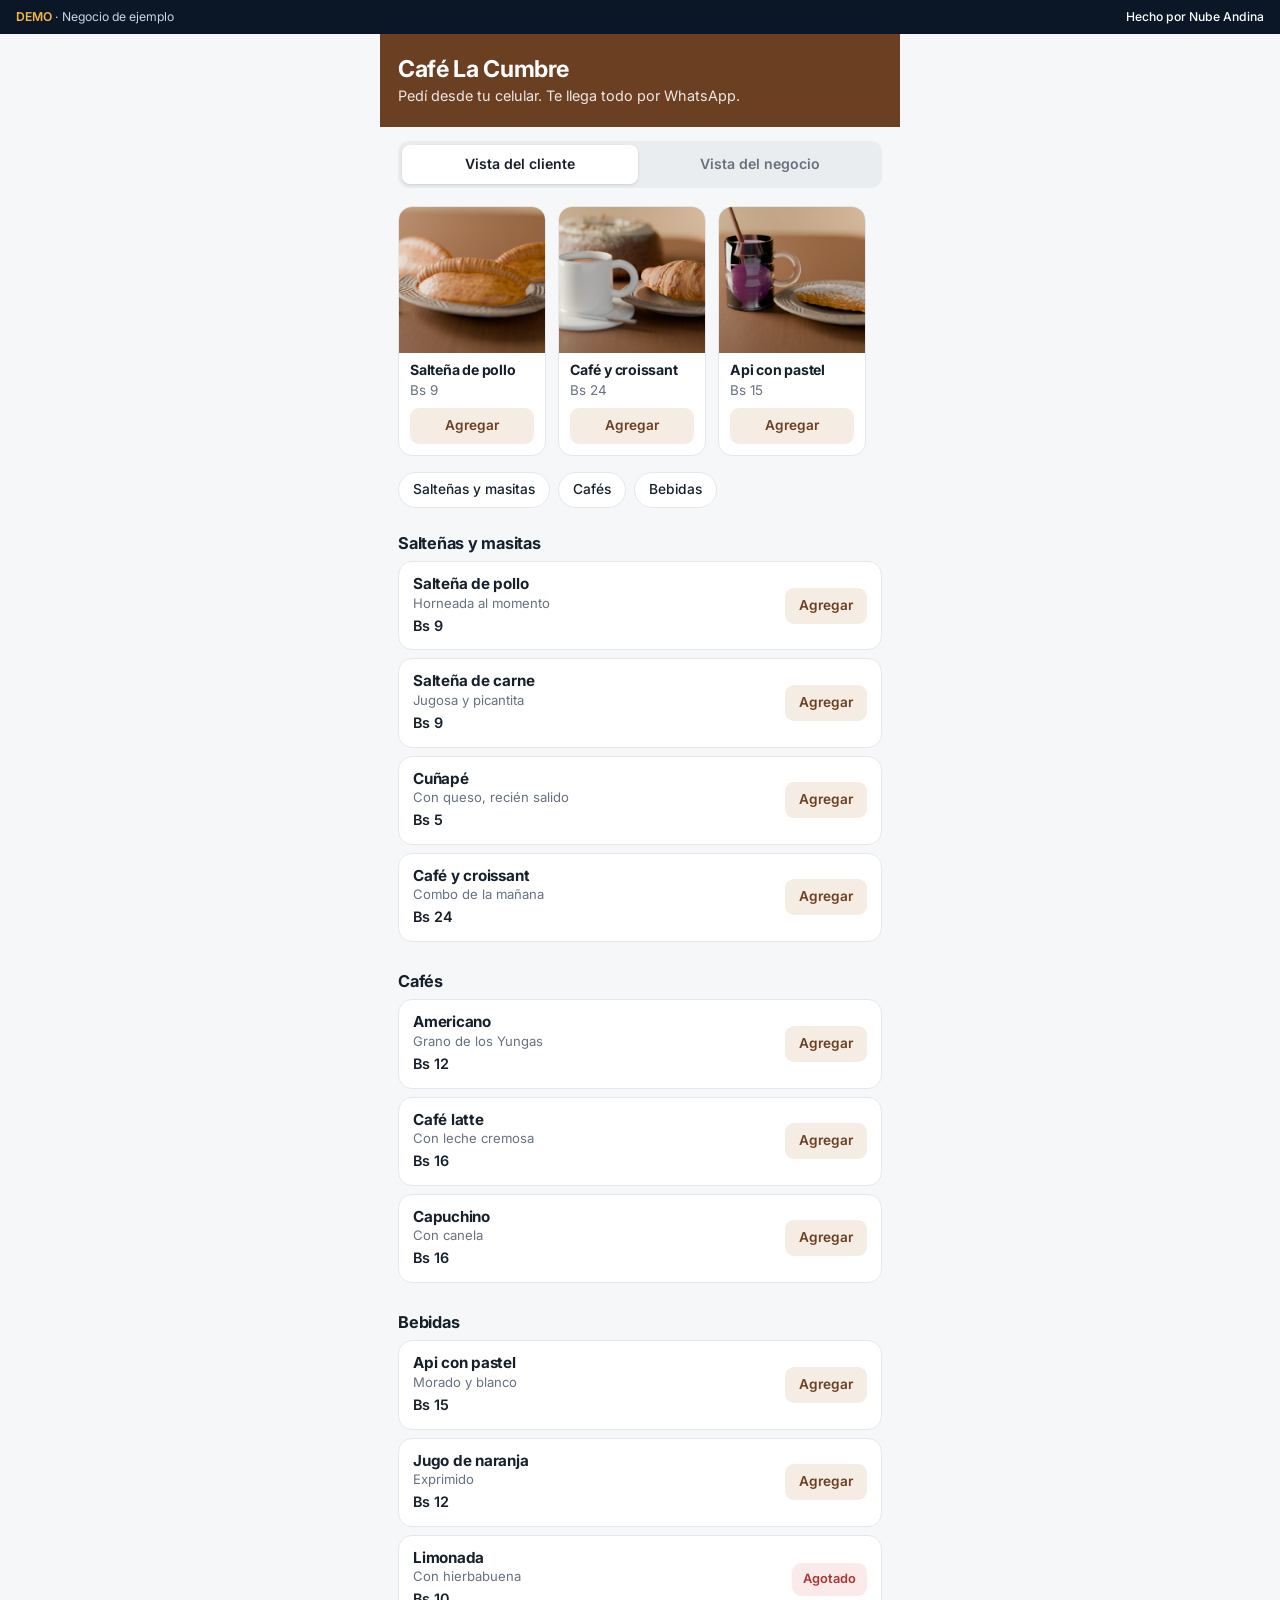
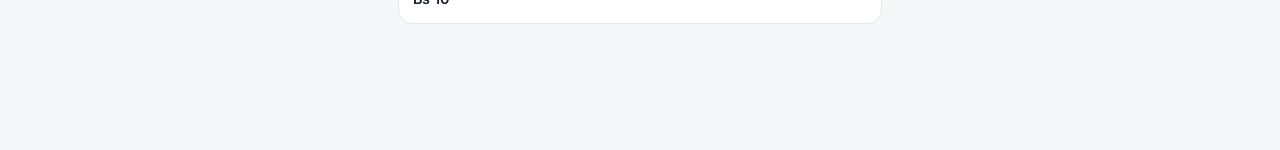
<file: demos/pedidos.html>
<!doctype html>
<html lang="es">
<head>
<meta charset="utf-8">
<meta name="viewport" content="width=device-width, initial-scale=1">
<title>Pedidos por WhatsApp | Demo Nube Andina</title>
<meta name="robots" content="noindex">
<link rel="icon" href="../assets/nube-andina-avatar.png">
<link href="https://fonts.googleapis.com/css2?family=Inter:wght@400;500;600;700&display=swap" rel="stylesheet">
<link rel="stylesheet" href="demo.css">
<style>
:root{--brand:#6b3f22;--brand-soft:#f5ece3}
.feat{display:flex;gap:12px;overflow-x:auto;padding:16px 18px 4px;scrollbar-width:none}
.feat::-webkit-scrollbar{display:none}
.feat article{flex:0 0 148px;background:var(--surface);border-radius:var(--r);overflow:hidden;border:1px solid var(--line)}
.feat img{width:100%;aspect-ratio:1;object-fit:cover;display:block}
.feat div{padding:9px 11px 11px}
.feat h3{font-size:.88rem}
.feat .p{font-size:.84rem;color:var(--muted);margin:2px 0 8px}
.tabs{position:sticky;top:0;z-index:5;background:var(--bg);display:flex;gap:8px;padding:12px 18px;overflow-x:auto;scrollbar-width:none}
.tabs::-webkit-scrollbar{display:none}
.tabs a{flex:none;font-size:.86rem;font-weight:500;padding:7px 14px;border-radius:999px;background:var(--surface);border:1px solid var(--line)}
.cat{padding:6px 18px 8px;scroll-margin-top:56px}
.cat h2{font-size:1.02rem;margin:8px 0}
.item{display:flex;justify-content:space-between;align-items:center;gap:14px;background:var(--surface);border:1px solid var(--line);border-radius:var(--r);padding:13px 14px;margin-bottom:8px}
.item h3{font-size:.95rem}
.item p{font-size:.82rem;color:var(--muted)}
.item b{display:block;font-size:.9rem;margin-top:3px;font-weight:600}
.add{font-size:.85rem;font-weight:600;color:var(--brand);background:var(--brand-soft);padding:8px 14px;border-radius:9px;width:100%}
.step{display:flex;align-items:center;gap:4px;flex:none}
.step button{width:32px;height:32px;border-radius:9px;background:var(--brand-soft);color:var(--brand);font-size:1.15rem;font-weight:600;line-height:1}
.step span{min-width:24px;text-align:center;font-weight:600;font-size:.92rem}
.item .add{width:auto;flex:none}
.bar{position:fixed;left:0;right:0;bottom:0;z-index:10;padding:12px 14px calc(12px + env(safe-area-inset-bottom));background:linear-gradient(transparent,var(--bg) 35%)}
.bar .btn{max-width:492px;margin:0 auto;justify-content:space-between;box-shadow:0 10px 26px rgba(40,20,5,.3)}
.line-i{display:flex;justify-content:space-between;align-items:center;gap:10px;padding:9px 0;border-bottom:1px solid var(--line);font-size:.92rem}
.opts{display:grid;grid-template-columns:1fr 1fr;gap:8px;margin-top:14px}
.opts label{border:1px solid var(--line);border-radius:10px;padding:11px;font-size:.88rem;font-weight:500;cursor:pointer;display:block;text-align:center}
.opts input{position:absolute;opacity:0}
.opts label:has(input:checked){border-color:var(--brand);background:var(--brand-soft);color:var(--brand)}
.opts label:has(input:focus-visible){outline:2px solid var(--brand);outline-offset:2px}
.owner{padding:14px 18px}
.order{background:var(--surface);border:1px solid var(--line);border-radius:var(--r);padding:13px 14px;margin-bottom:9px}
.order.new{border-color:var(--brand)}
.order header{display:flex;justify-content:space-between;gap:10px;align-items:center}
.order h3{font-size:.96rem}
.order small{font-size:.8rem;color:var(--muted)}
.order ul{list-style:none;font-size:.88rem;margin:8px 0}
.order footer{display:flex;justify-content:space-between;align-items:center;gap:10px}
.order footer b{font-size:.98rem}
.st{font-size:.72rem;font-weight:600;padding:3px 9px;border-radius:99px;background:var(--brand-soft);color:var(--brand);white-space:nowrap}
.adv{font-size:.84rem;font-weight:600;background:var(--brand);color:#fff;padding:9px 13px;border-radius:9px}
.out{font-size:.8rem;font-weight:600;color:#a33;background:#fbeaea;padding:7px 11px;border-radius:9px;flex:none}
.empty{text-align:center;color:var(--muted);font-size:.9rem;padding:26px 0}
.total{display:flex;justify-content:space-between;font-weight:700;font-size:1.05rem;margin:14px 0}
.sum{display:flex;justify-content:space-between;font-size:.86rem;color:var(--muted);margin-top:8px}
</style>
</head>
<body>
<div class="demobar"><span><b>DEMO</b> · Negocio de ejemplo</span><a href="../index.html">Hecho por Nube Andina</a></div>
<main class="app">
  <header class="biz"><h1 id="bizName"></h1><p>Pedí desde tu celular. Te llega todo por WhatsApp.</p></header>
  <div class="switch"><button id="tabC" aria-pressed="true">Vista del cliente</button><button id="tabN" aria-pressed="false">Vista del negocio</button></div>
  <div id="cliente">
  <section class="feat" id="feat" aria-label="Destacados"></section>
  <nav class="tabs" id="tabs" aria-label="Categorías"></nav>
  <div id="menu"></div>
  </div>
  <div id="negocio" class="owner" hidden>
    <div class="stats"><div><b id="stN"></b>pedidos hoy</div><div><b id="stV"></b>ventas de hoy</div><div><b id="stT"></b>promedio por pedido</div><div><b id="stP"></b>lo más pedido</div></div>
    <div class="chips" id="filters"></div>
    <div id="orders"></div>
    <div class="tools-row"><button class="btn line" id="csv">Exportar a Excel</button><button class="btn line" id="reset">Reiniciar demo</button></div>
    <p class="note">En la versión real, cada pedido se guarda en una planilla de Google que solo ve el negocio.</p>
  </div>
</main>
<div class="bar" id="bar" hidden><button class="btn" id="open"><span id="barCount"></span><span>Ver pedido</span><span id="barTotal"></span></button></div>

<dialog class="sheet" id="sheet"><div class="sheet-in">
  <div class="sheet-head"><h2>Tu pedido</h2><button class="x" data-close aria-label="Cerrar">×</button></div>
  <div id="lines"></div>
  <div class="opts">
    <label><input type="radio" name="entrega" value="retiro" checked>Retiro en el local</label>
    <label><input type="radio" name="entrega" value="delivery">Delivery</label>
  </div>
  <label class="field"><span>Tu nombre</span><input id="nombre" autocomplete="name"></label>
  <label class="field" id="dirBox" hidden><span>Dirección de entrega</span><input id="dir" autocomplete="street-address"></label>
  <label class="field"><span>Nota (opcional)</span><input id="nota" placeholder="Sin azúcar, sin picante..."></label>
  <div class="sum" id="envioRow" hidden><span>Delivery</span><span id="envio"></span></div>
  <div class="total"><span>Total</span><span id="total"></span></div>
  <p class="err" id="err" role="alert"></p>
  <button class="btn wa" id="send"><svg viewBox="0 0 24 24" fill="currentColor"><path d="M12 2a10 10 0 0 0-8.6 15.1L2 22l5-1.3A10 10 0 1 0 12 2zm5.3 14.1c-.2.6-1.3 1.2-1.8 1.2-.5.1-1 .2-3.4-.7-2.9-1.1-4.7-4-4.9-4.2-.1-.2-1.2-1.6-1.2-3s.8-2.2 1-2.5c.3-.3.6-.3.8-.3h.6c.2 0 .4 0 .6.5l.9 2.1c.1.2.1.4 0 .6l-.4.6-.4.4c-.1.1-.3.3-.1.6.2.3.8 1.3 1.7 2.1 1.2 1 2.1 1.3 2.4 1.5.3.1.5.1.6-.1l.9-1.1c.2-.3.4-.2.7-.1l2 1c.3.1.5.2.5.3.1.2.1.7-.1 1.4z"/></svg>Enviar pedido por WhatsApp</button>
</div></dialog>

<dialog class="sheet" id="done"><div class="sheet-in">
  <div class="sheet-head"><h2>¡Pedido listo!</h2><button class="x" data-close aria-label="Cerrar">×</button></div>
  <div class="chat"><small id="doneFor"></small><div class="bubble" id="bubble"></div></div>
  <button class="btn" id="seeOwner">Ver cómo lo recibe el negocio</button>
  <button class="btn line" id="again" style="margin-top:8px">Hacer otro pedido</button>
  <p class="note">Esto es una demo. En la versión real, este mensaje se abre en WhatsApp y llega directo al negocio.</p>
</div></dialog>

<script src="demo.js"></script>
<script>
// Per-client settings. whatsapp: international format, digits only ('' = demo, shows the message instead of opening WhatsApp).
const NEGOCIO = { nombre: 'Café La Cumbre', whatsapp: '', envio: 8 };
const PRODUCTOS = [
  { id: 'saltena', cat: 'Salteñas y masitas', nombre: 'Salteña de pollo', desc: 'Horneada al momento', precio: 9, img: '../assets/port/f3d-saltena.jpg' },
  { id: 'saltena-c', cat: 'Salteñas y masitas', nombre: 'Salteña de carne', desc: 'Jugosa y picantita', precio: 9 },
  { id: 'cunape', cat: 'Salteñas y masitas', nombre: 'Cuñapé', desc: 'Con queso, recién salido', precio: 5 },
  { id: 'croissant', cat: 'Salteñas y masitas', nombre: 'Café y croissant', desc: 'Combo de la mañana', precio: 24, img: '../assets/port/f3d-cafe.jpg' },
  { id: 'americano', cat: 'Cafés', nombre: 'Americano', desc: 'Grano de los Yungas', precio: 12 },
  { id: 'latte', cat: 'Cafés', nombre: 'Café latte', desc: 'Con leche cremosa', precio: 16 },
  { id: 'capuchino', cat: 'Cafés', nombre: 'Capuchino', desc: 'Con canela', precio: 16 },
  { id: 'api', cat: 'Bebidas', nombre: 'Api con pastel', desc: 'Morado y blanco', precio: 15, img: '../assets/port/f3d-api.jpg' },
  { id: 'jugo', cat: 'Bebidas', nombre: 'Jugo de naranja', desc: 'Exprimido', precio: 12 },
  { id: 'limonada', cat: 'Bebidas', nombre: 'Limonada', desc: 'Con hierbabuena', precio: 10, agotado: true },
];

const $ = id => document.getElementById(id), bs = n => 'Bs ' + n, cart = {};
const slug = s => s.toLowerCase().normalize('NFD').replace(/[^a-z]/g, '');
const count = () => Object.values(cart).reduce((a, b) => a + b, 0);
const subtotal = () => PRODUCTOS.reduce((a, p) => a + (cart[p.id] || 0) * p.precio, 0);
const isDelivery = () => document.querySelector('[name=entrega]:checked').value === 'delivery';
const control = p => p.agotado ? '<span class="out">Agotado</span>' : cart[p.id] ? `<div class="step"><button data-minus="${p.id}" aria-label="Quitar ${p.nombre}">−</button><span>${cart[p.id]}</span><button data-plus="${p.id}" aria-label="Agregar ${p.nombre}">+</button></div>` : `<button class="add" data-plus="${p.id}">Agregar</button>`;

const ESTADOS = ['Nuevo', 'Preparando', 'Listo', 'Entregado'];
const KEY = 'na-demo-pedidos';
const seedOrders = () => [
  { id: 104, hora: '11:42', nombre: 'Lucía F.', entrega: 'Delivery', items: [['Café latte', 2, 16], ['Salteña de pollo', 3, 9]], total: 67, estado: 'Preparando' },
  { id: 103, hora: '11:15', nombre: 'Carlos V.', entrega: 'Retiro', items: [['Api con pastel', 2, 15]], total: 30, estado: 'Listo' },
  { id: 102, hora: '10:30', nombre: 'Ana R.', entrega: 'Retiro', items: [['Café y croissant', 1, 24], ['Jugo de naranja', 1, 12]], total: 36, estado: 'Entregado' },
  { id: 101, hora: '09:05', nombre: 'Pedro C.', entrega: 'Delivery', items: [['Salteña de carne', 6, 9], ['Americano', 2, 12]], total: 86, estado: 'Entregado' },
];
let orders = store.get(KEY, seedOrders()), view = 'c', filtro = 'Todos';
function renderOwner() {
  const total = orders.reduce((a, o) => a + o.total, 0), tops = {};
  orders.forEach(o => o.items.forEach(([n, q]) => tops[n] = (tops[n] || 0) + q));
  $('stN').textContent = orders.length; $('stV').textContent = bs(total);
  $('stT').textContent = bs(orders.length ? Math.round(total / orders.length) : 0);
  $('stP').textContent = (Object.entries(tops).sort((a, b) => b[1] - a[1])[0] || ['-'])[0];
  $('filters').innerHTML = ['Todos', ...ESTADOS].map(e => `<button data-f="${e}" aria-pressed="${e === filtro}">${e}</button>`).join('');
  const list = orders.filter(o => filtro === 'Todos' || o.estado === filtro);
  $('orders').replaceChildren(...list.map(o => {
    const el = document.createElement('article'), next = ESTADOS[ESTADOS.indexOf(o.estado) + 1];
    el.className = 'order' + (o.estado === 'Nuevo' ? ' new' : '');
    el.innerHTML = `<header><div><h3></h3><small>#${o.id} · ${o.hora} · ${o.entrega}</small></div><span class="st">${o.estado}</span></header><ul>${o.items.map(([n, q]) => `<li>${q} x ${n}</li>`).join('')}</ul><footer><b>${bs(o.total)}</b>${next ? `<button class="adv" data-adv="${o.id}">Pasar a ${next}</button>` : ''}</footer>`;
    el.querySelector('h3').textContent = o.nombre;
    return el;
  }));
  if (!list.length) $('orders').innerHTML = '<p class="empty">No hay pedidos en este estado.</p>';
}
function show(v) {
  view = v;
  $('cliente').hidden = v !== 'c'; $('negocio').hidden = v === 'c';
  $('tabC').setAttribute('aria-pressed', v === 'c'); $('tabN').setAttribute('aria-pressed', v !== 'c');
  render(); if (v !== 'c') renderOwner();
}
function saveOrder() {
  const d = isDelivery(), now = new Date();
  orders.unshift({ id: Math.max(100, ...orders.map(o => o.id)) + 1, hora: `${String(now.getHours()).padStart(2, '0')}:${String(now.getMinutes()).padStart(2, '0')}`, nombre: $('nombre').value.trim(), entrega: d ? 'Delivery' : 'Retiro', items: PRODUCTOS.filter(p => cart[p.id]).map(p => [p.nombre, cart[p.id], p.precio]), total: subtotal() + (d ? NEGOCIO.envio : 0), estado: 'Nuevo' });
  store.set(KEY, orders);
}
function render() {
  $('feat').innerHTML = PRODUCTOS.filter(p => p.img).map(p => `<article><img src="${p.img}" alt="${p.nombre}"><div><h3>${p.nombre}</h3><p class="p">${bs(p.precio)}</p>${control(p)}</div></article>`).join('');
  const cats = [...new Set(PRODUCTOS.map(p => p.cat))];
  $('tabs').innerHTML = cats.map(c => `<a href="#${slug(c)}">${c}</a>`).join('');
  $('menu').innerHTML = cats.map(c => `<section class="cat" id="${slug(c)}"><h2>${c}</h2>${PRODUCTOS.filter(p => p.cat === c).map(p => `<div class="item"><div><h3>${p.nombre}</h3><p>${p.desc}</p><b>${bs(p.precio)}</b></div>${control(p)}</div>`).join('')}</section>`).join('');
  const n = count();
  $('bar').hidden = !n || view !== 'c';
  $('barCount').textContent = n + (n === 1 ? ' producto' : ' productos');
  $('barTotal').textContent = bs(subtotal());
  renderSheet();
}
function renderSheet() {
  $('lines').innerHTML = PRODUCTOS.filter(p => cart[p.id]).map(p => `<div class="line-i"><span>${p.nombre}<br><small style="color:var(--muted)">${bs(p.precio * cart[p.id])}</small></span>${control(p)}</div>`).join('');
  const d = isDelivery();
  $('dirBox').hidden = !d; $('envioRow').hidden = !d;
  $('envio').textContent = bs(NEGOCIO.envio);
  $('total').textContent = bs(subtotal() + (d ? NEGOCIO.envio : 0));
}
function message() {
  const d = isDelivery(), lines = PRODUCTOS.filter(p => cart[p.id]).map(p => `• ${cart[p.id]} x ${p.nombre} (${bs(p.precio * cart[p.id])})`);
  const note = $('nota').value.trim();
  return [`Hola ${NEGOCIO.nombre}, quiero hacer un pedido:`, '', ...lines, '', d ? `Delivery: ${bs(NEGOCIO.envio)}` : 'Retiro en el local', `*Total: ${bs(subtotal() + (d ? NEGOCIO.envio : 0))}*`, '', `Nombre: ${$('nombre').value.trim()}`, ...(d ? [`Dirección: ${$('dir').value.trim()}`] : []), ...(note ? [`Nota: ${note}`] : [])].join('\n');
}
document.addEventListener('click', e => {
  const t = e.target.closest('[data-plus],[data-minus],[data-close],[data-f],[data-adv]');
  if (!t) return;
  if (t.dataset.close !== undefined) return t.closest('dialog').close();
  if (t.dataset.f) { filtro = t.dataset.f; return renderOwner(); }
  if (t.dataset.adv) { const o = orders.find(x => x.id === +t.dataset.adv); o.estado = ESTADOS[ESTADOS.indexOf(o.estado) + 1]; store.set(KEY, orders); return renderOwner(); }
  if (t.dataset.plus) cart[t.dataset.plus] = (cart[t.dataset.plus] || 0) + 1;
  else if (!--cart[t.dataset.minus]) delete cart[t.dataset.minus];
  render();
  if (!count() && $('sheet').open) $('sheet').close();
});
document.querySelectorAll('[name=entrega]').forEach(r => r.addEventListener('change', renderSheet));
$('open').addEventListener('click', () => { $('err').textContent = ''; $('sheet').showModal(); });
$('send').addEventListener('click', () => {
  if (!$('nombre').value.trim()) { $('err').textContent = 'Escribí tu nombre.'; return $('nombre').focus(); }
  if (isDelivery() && !$('dir').value.trim()) { $('err').textContent = 'Escribí la dirección de entrega.'; return $('dir').focus(); }
  const msg = message();
  saveOrder();
  if (NEGOCIO.whatsapp) { window.open(`https://wa.me/${NEGOCIO.whatsapp}?text=${encodeURIComponent(msg)}`, '_blank', 'noopener'); return; }
  $('sheet').close();
  $('doneFor').textContent = 'Así le llega a ' + NEGOCIO.nombre;
  $('bubble').textContent = msg.replace(/\*/g, ''); // WhatsApp shows *text* as bold
  $('done').showModal();
});
const clearCart = () => { Object.keys(cart).forEach(k => delete cart[k]); $('nota').value = ''; };
$('again').addEventListener('click', () => { clearCart(); $('done').close(); render(); });
$('seeOwner').addEventListener('click', () => { clearCart(); $('done').close(); filtro = 'Todos'; show('n'); scrollTo(0, 0); });
$('tabC').addEventListener('click', () => show('c'));
$('tabN').addEventListener('click', () => show('n'));
$('csv').addEventListener('click', () => downloadCSV('pedidos.csv', [['Pedido', 'Hora', 'Cliente', 'Entrega', 'Productos', 'Total', 'Estado'], ...orders.map(o => [o.id, o.hora, o.nombre, o.entrega, o.items.map(([n, q]) => q + ' x ' + n).join(', '), o.total, o.estado])]));
$('reset').addEventListener('click', () => { store.clear(KEY); orders = seedOrders(); filtro = 'Todos'; renderOwner(); });
$('bizName').textContent = NEGOCIO.nombre;
render();
</script>
</body>
</html>
</file>
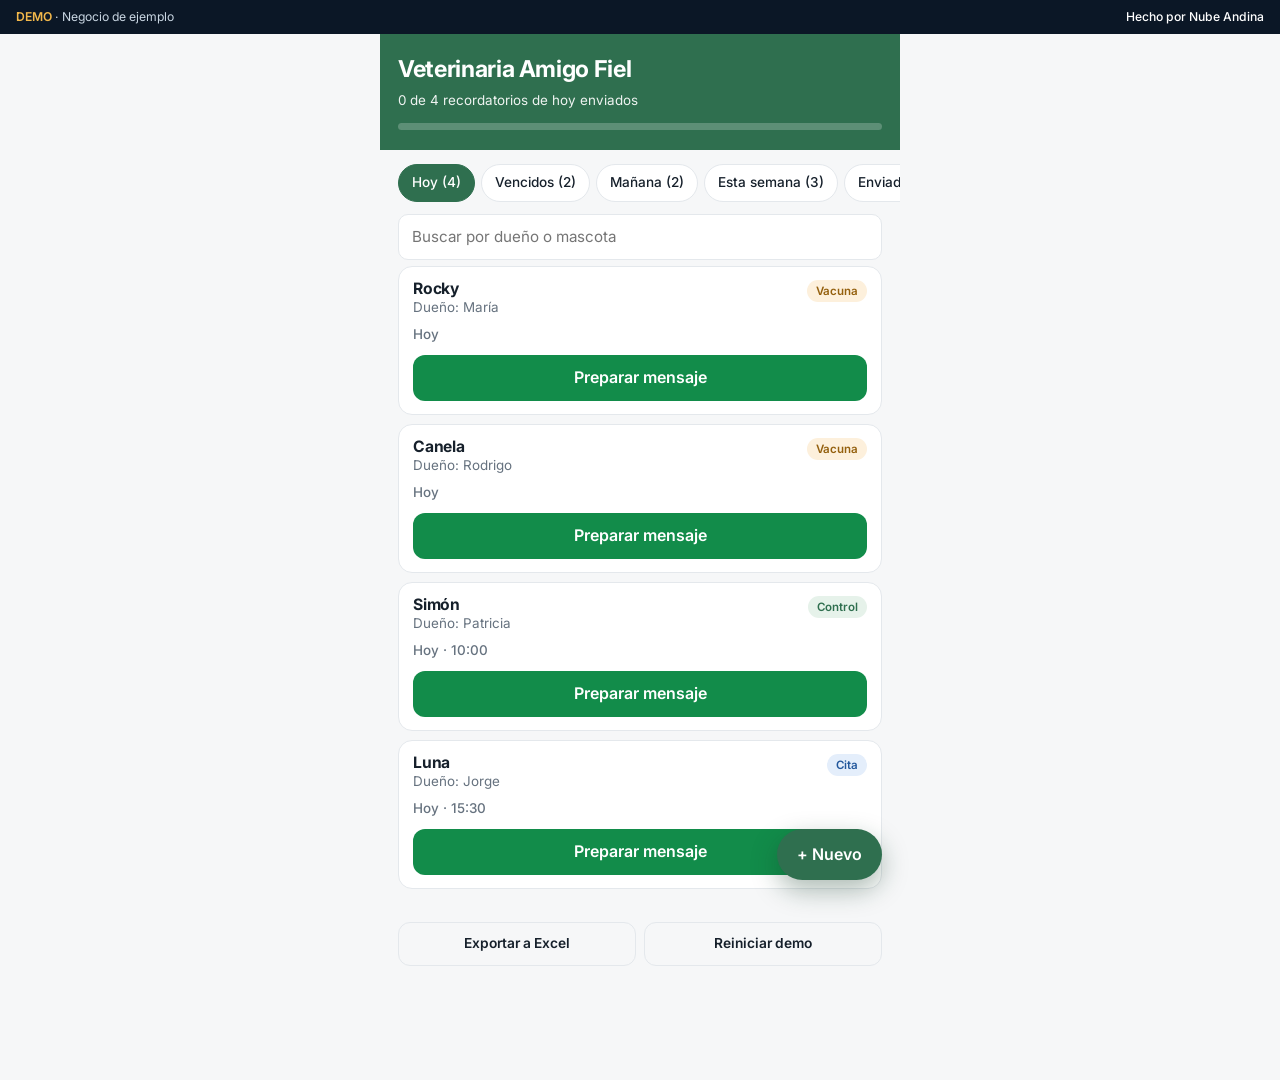
<file: demos/recordatorios.html>
<!doctype html>
<html lang="es">
<head>
<meta charset="utf-8">
<meta name="viewport" content="width=device-width, initial-scale=1">
<title>Recordatorios | Demo Nube Andina</title>
<meta name="robots" content="noindex">
<link rel="icon" href="../assets/nube-andina-avatar.png">
<link href="https://fonts.googleapis.com/css2?family=Inter:wght@400;500;600;700&display=swap" rel="stylesheet">
<link rel="stylesheet" href="demo.css">
<style>
:root{--brand:#2f6f4f;--brand-soft:#e6f2ea}
.prog{background:rgba(255,255,255,.22);height:7px;border-radius:9px;margin-top:12px;overflow:hidden}
.prog i{display:block;height:100%;background:#fff;border-radius:9px;transition:width .3s}
.biz small{display:block;font-size:.84rem;margin-top:8px;opacity:.92}
.tabs{display:flex;gap:6px;padding:14px 18px 6px;overflow-x:auto;scrollbar-width:none}
.tabs::-webkit-scrollbar{display:none}
.tabs button{flex:none;font-size:.85rem;font-weight:500;padding:8px 13px;border-radius:999px;background:var(--surface);border:1px solid var(--line)}
.tabs button[aria-pressed=true]{background:var(--brand);border-color:var(--brand);color:#fff}
.list{padding:6px 18px}
.card{background:var(--surface);border:1px solid var(--line);border-radius:var(--r);padding:13px 14px;margin-bottom:9px}
.card.sent{opacity:.62}
.top{display:flex;justify-content:space-between;gap:10px;align-items:flex-start}
.card h3{font-size:.98rem}
.card p{font-size:.84rem;color:var(--muted)}
.tag{flex:none;font-size:.72rem;font-weight:600;padding:3px 9px;border-radius:99px;background:var(--brand-soft);color:var(--brand)}
.tag.vacuna{background:#fdf0dc;color:#94600e}.tag.cita{background:#e4eefb;color:#23589c}
.when{font-size:.82rem;font-weight:500;margin-top:7px}
.when::first-letter{text-transform:uppercase}
.card .btn{margin-top:11px;padding:11px}
.ok{display:flex;align-items:center;gap:6px;margin-top:10px;font-size:.84rem;font-weight:600;color:var(--brand)}
.empty{text-align:center;font-size:.9rem;color:var(--muted);padding:34px 10px}
.fab{position:fixed;right:max(18px,calc(50% - 242px));bottom:20px;z-index:10;background:var(--brand);color:#fff;font-weight:600;padding:14px 20px;border-radius:999px;box-shadow:0 10px 26px rgba(20,60,40,.35)}
.search{padding:6px 18px 0}
.search input{width:100%;padding:11px 13px;border:1px solid var(--line);border-radius:10px;background:#fff;font-size:.95rem}
.when.late{color:#b4202c;font-weight:600;text-transform:none}
.bottom{padding:4px 18px}
.msg{width:100%;background:var(--wa-bubble);border:0;border-radius:10px;padding:11px 12px;font-size:.9rem;min-height:128px;resize:vertical}
.chat .msgwrap{margin-left:18px}
</style>
</head>
<body>
<div class="demobar"><span><b>DEMO</b> · Negocio de ejemplo</span><a href="../index.html">Hecho por Nube Andina</a></div>
<main class="app">
  <header class="biz"><h1 id="bizName"></h1><small id="stat"></small><div class="prog"><i id="bar"></i></div></header>
  <div class="tabs" id="tabs"></div>
  <div class="search"><input id="q" type="search" placeholder="Buscar por dueño o mascota" aria-label="Buscar"></div>
  <div class="list" id="list"></div>
  <div class="bottom"><div class="tools-row"><button class="btn line" id="csv">Exportar a Excel</button><button class="btn line" id="reset">Reiniciar demo</button></div></div>
</main>
<button class="fab" id="add">+ Nuevo</button>

<dialog class="sheet" id="send"><div class="sheet-in">
  <div class="sheet-head"><h2 id="sTitle"></h2><button class="x" data-close aria-label="Cerrar">×</button></div>
  <div class="chat"><small>Podés cambiar el mensaje antes de enviarlo</small><div class="msgwrap"><textarea class="msg" id="msg" aria-label="Mensaje"></textarea></div></div>
  <label class="field" style="margin-bottom:12px"><span>Próximo recordatorio</span><select id="rep"><option value="0">No repetir</option><option value="1">En 1 mes</option><option value="6">En 6 meses</option><option value="12">En 1 año</option></select></label>
  <button class="btn wa" id="go">Enviar por WhatsApp</button>
  <p class="note" id="sNote"></p>
</div></dialog>

<dialog class="sheet" id="form"><div class="sheet-in">
  <div class="sheet-head"><h2>Nuevo recordatorio</h2><button class="x" data-close aria-label="Cerrar">×</button></div>
  <label class="field"><span>Dueño</span><input id="fDue"></label>
  <label class="field"><span>Mascota</span><input id="fMas"></label>
  <label class="field"><span>Motivo</span><select id="fTipo"></select></label>
  <label class="field"><span>Fecha</span><input type="date" id="fFecha"></label>
  <label class="field"><span>Hora (opcional)</span><input type="time" id="fHora"></label>
  <p class="err" id="fErr" role="alert"></p>
  <button class="btn" id="save">Guardar</button>
</div></dialog>

<script src="demo.js"></script>
<script>
// Per-client settings. demo: true never opens WhatsApp, because the sample clients are not real people.
const NEGOCIO = { nombre: 'Veterinaria Amigo Fiel', demo: true };
const TIPOS = {
  vacuna: { label: 'Vacuna', texto: r => `Hola ${r.dueno}, te escribimos de ${NEGOCIO.nombre}. A ${r.mascota} le toca su vacuna ${cuando(r)}. ¿Te reservamos un horario? 🐾` },
  cita: { label: 'Cita', texto: r => `Hola ${r.dueno}, te recordamos la cita de ${r.mascota} en ${NEGOCIO.nombre} ${cuando(r)}${r.hora ? ' a las ' + r.hora : ''}. Si no podés venir, avisanos por favor. ¡Gracias!` },
  control: { label: 'Control', texto: r => `Hola ${r.dueno}, ¿cómo sigue ${r.mascota}? Le toca su control ${cuando(r)} en ${NEGOCIO.nombre}. ¿Te queda bien que lo agendemos?` },
};
const hoy = new Date(); hoy.setHours(0, 0, 0, 0);
const enDias = n => new Date(hoy.getFullYear(), hoy.getMonth(), hoy.getDate() + n);
const KEY = 'na-demo-recordatorios';
const seedItems = () => [
  ['Marcela', 'Pelusa', 'vacuna', -3, ''], ['Óscar', 'Thor', 'control', -1, ''],
  ['María', 'Rocky', 'vacuna', 0, ''], ['Jorge', 'Luna', 'cita', 0, '15:30'], ['Patricia', 'Simón', 'control', 0, '10:00'], ['Rodrigo', 'Canela', 'vacuna', 0, ''],
  ['Elena', 'Toby', 'cita', 1, '09:00'], ['Andrés', 'Mishi', 'vacuna', 1, ''], ['Carla', 'Max', 'control', 2, '11:30'], ['Hugo', 'Nina', 'vacuna', 3, ''], ['Silvia', 'Bruno', 'cita', 5, '16:00'],
].map(([dueno, mascota, tipo, d, hora], id) => ({ id, dueno, mascota, tipo, fecha: enDias(d), hora, sent: false }));
let items = store.get(KEY, null)?.map(r => ({ ...r, fecha: new Date(r.fecha) })) || seedItems();
const save = () => store.set(KEY, items);
const nextId = () => Math.max(-1, ...items.map(r => r.id)) + 1;
const TXT = { vacuna: 12, control: 6, cita: 0 };
let tab = 'hoy', current = null;

const $ = id => document.getElementById(id);
const diff = d => Math.round((d - hoy) / 864e5);
const cuando = r => { const n = diff(r.fecha); return n < 0 ? 'desde el ' + r.fecha.toLocaleDateString('es-BO', { weekday: 'long', day: 'numeric', month: 'long' }) : n === 0 ? 'hoy' : n === 1 ? 'mañana' : 'el ' + r.fecha.toLocaleDateString('es-BO', { weekday: 'long', day: 'numeric', month: 'long' }); };
const FILTROS = { hoy: ['Hoy', r => diff(r.fecha) === 0 && !r.sent], vencidos: ['Vencidos', r => diff(r.fecha) < 0 && !r.sent], manana: ['Mañana', r => diff(r.fecha) === 1 && !r.sent], semana: ['Esta semana', r => diff(r.fecha) > 1 && diff(r.fecha) <= 7 && !r.sent], enviados: ['Enviados', r => r.sent] };

function render() {
  const todays = items.filter(r => diff(r.fecha) === 0), done = todays.filter(r => r.sent).length;
  $('stat').textContent = `${done} de ${todays.length} recordatorios de hoy enviados`;
  $('bar').style.width = (todays.length ? done / todays.length * 100 : 0) + '%';
  $('tabs').innerHTML = Object.entries(FILTROS).map(([k, [l, f]]) => `<button data-tab="${k}" aria-pressed="${k === tab}">${l} (${items.filter(f).length})</button>`).join('');
  const q = $('q').value.trim().toLowerCase();
  const rows = items.filter(FILTROS[tab][1]).filter(r => !q || (r.dueno + ' ' + r.mascota).toLowerCase().includes(q)).sort((a, b) => a.fecha - b.fecha || a.hora.localeCompare(b.hora));
  $('list').replaceChildren(...rows.map(card));
  if (!rows.length) $('list').innerHTML = `<p class="empty">${tab === 'enviados' ? 'Todavía no enviaste ninguno.' : '¡Todo al día! No hay recordatorios pendientes acá.'}</p>`;
}
function card(r) {
  const el = document.createElement('article');
  el.className = 'card' + (r.sent ? ' sent' : '');
  el.innerHTML = `<div class="top"><div><h3></h3><p></p></div><span class="tag ${r.tipo}">${TIPOS[r.tipo].label}</span></div><p class="when"></p>` + (r.sent ? '<div class="ok">✓ Enviado</div>' : `<button class="btn wa" data-send="${r.id}">Preparar mensaje</button>`);
  el.querySelector('h3').textContent = r.mascota;
  el.querySelector('.top p').textContent = 'Dueño: ' + r.dueno;
  const late = diff(r.fecha) < 0 && !r.sent;
  el.querySelector('.when').textContent = late ? `Vencido hace ${-diff(r.fecha)} ${diff(r.fecha) === -1 ? 'día' : 'días'}` : cuando(r) + (r.hora ? ' · ' + r.hora : '');
  if (late) el.querySelector('.when').classList.add('late');
  return el;
}
document.addEventListener('click', e => {
  const t = e.target.closest('[data-tab],[data-send],[data-close]');
  if (!t) return;
  if (t.dataset.close !== undefined) return t.closest('dialog').close();
  if (t.dataset.tab) { tab = t.dataset.tab; return render(); }
  current = items.find(r => r.id === +t.dataset.send);
  $('sTitle').textContent = `Para ${current.dueno} (${current.mascota})`;
  $('msg').value = TIPOS[current.tipo].texto(current);
  $('rep').value = TXT[current.tipo];
  $('sNote').textContent = NEGOCIO.demo ? 'Esto es una demo. En la versión real, este botón abre WhatsApp con el mensaje ya escrito.' : '';
  $('send').showModal();
});
$('go').addEventListener('click', () => {
  if (!NEGOCIO.demo && current.tel) window.open(`https://wa.me/591${current.tel}?text=${encodeURIComponent($('msg').value)}`, '_blank', 'noopener');
  current.sent = true;
  const months = +$('rep').value;
  if (months) { const base = current.fecha < hoy ? hoy : current.fecha; items.push({ id: nextId(), dueno: current.dueno, mascota: current.mascota, tipo: current.tipo, fecha: new Date(base.getFullYear(), base.getMonth() + months, base.getDate()), hora: '', sent: false }); }
  save();
  $('send').close();
  render();
});
$('add').addEventListener('click', () => { $('fErr').textContent = ''; $('fFecha').value = ''; $('form').showModal(); });
$('save').addEventListener('click', () => {
  const dueno = $('fDue').value.trim(), mascota = $('fMas').value.trim(), f = $('fFecha').value;
  if (!dueno || !mascota || !f) { $('fErr').textContent = 'Completá dueño, mascota y fecha.'; return; }
  const [y, m, d] = f.split('-').map(Number), fecha = new Date(y, m - 1, d);
  if (diff(fecha) < 0) { $('fErr').textContent = 'La fecha no puede ser pasada.'; return; }
  items.push({ id: nextId(), dueno, mascota, tipo: $('fTipo').value, fecha, hora: $('fHora').value, sent: false });
  $('fDue').value = ''; $('fMas').value = ''; $('fHora').value = '';
  save();
  tab = diff(fecha) === 0 ? 'hoy' : diff(fecha) === 1 ? 'manana' : diff(fecha) <= 7 ? 'semana' : tab;
  $('form').close();
  render();
});
$('q').addEventListener('input', render);
$('csv').addEventListener('click', () => downloadCSV('recordatorios.csv', [['Dueño', 'Mascota', 'Motivo', 'Fecha', 'Hora', 'Estado'], ...items.map(r => [r.dueno, r.mascota, TIPOS[r.tipo].label, r.fecha.toLocaleDateString('es-BO'), r.hora, r.sent ? 'Enviado' : 'Pendiente'])]));
$('reset').addEventListener('click', () => { store.clear(KEY); items = seedItems(); tab = 'hoy'; $('q').value = ''; render(); });
$('fTipo').innerHTML = Object.entries(TIPOS).map(([k, v]) => `<option value="${k}">${v.label}</option>`).join('');
$('bizName').textContent = NEGOCIO.nombre;
render();
</script>
</body>
</html>
</file>
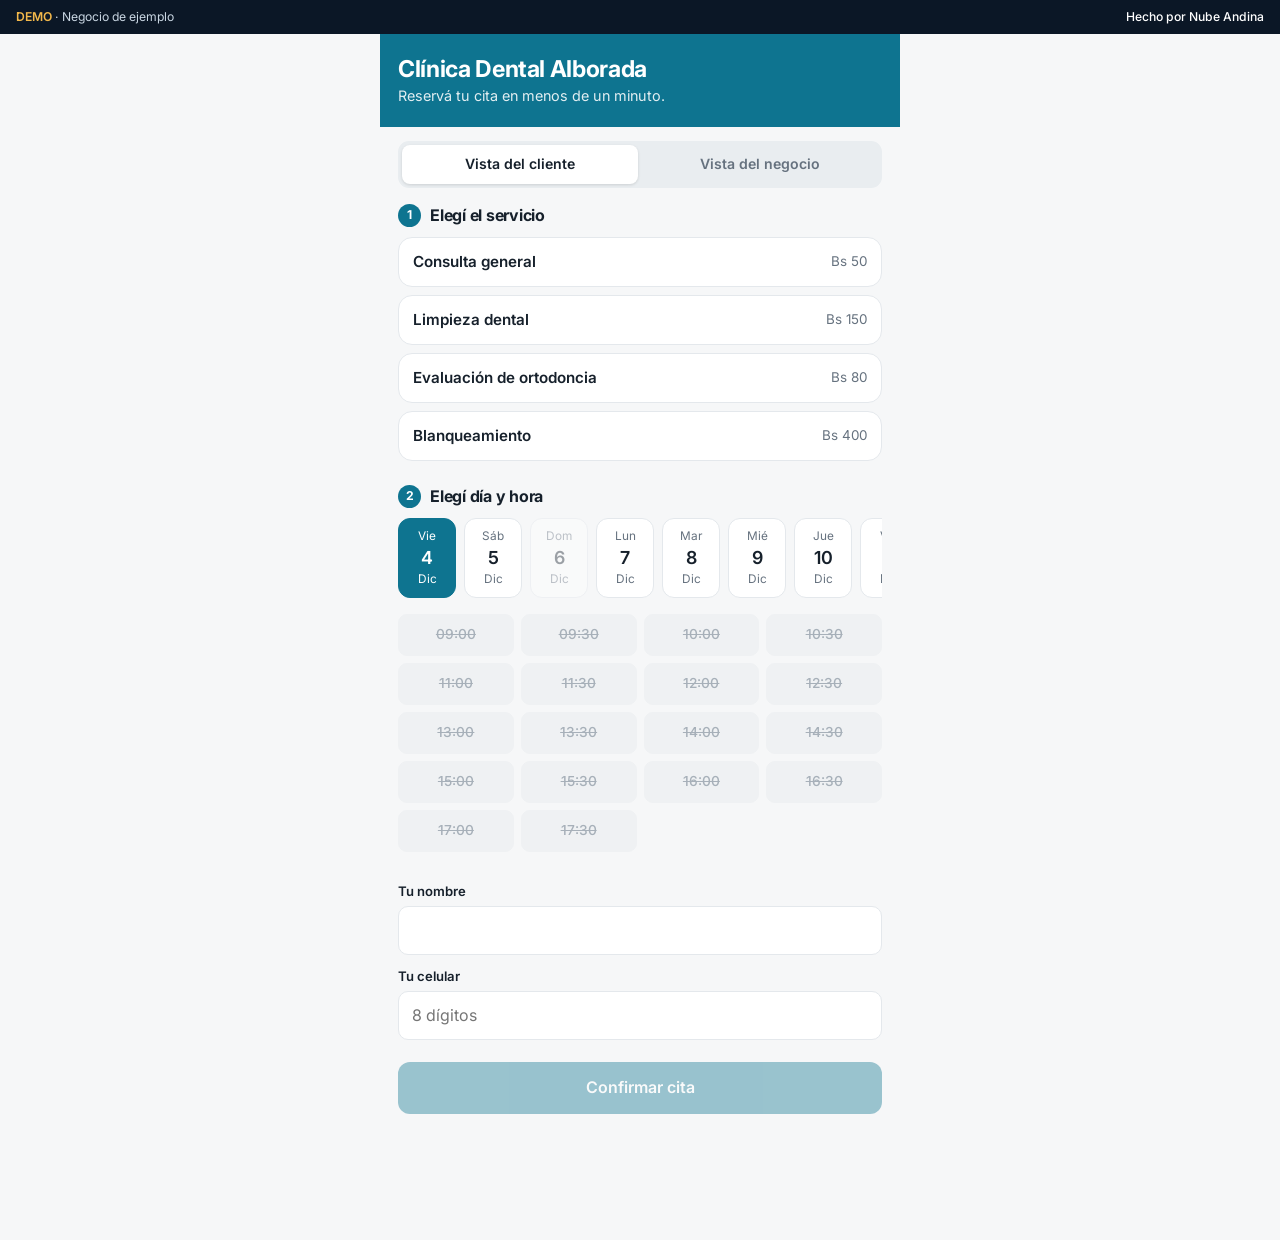
<file: demos/reservas.html>
<!doctype html>
<html lang="es">
<head>
<meta charset="utf-8">
<meta name="viewport" content="width=device-width, initial-scale=1">
<title>Reservas y citas | Demo Nube Andina</title>
<meta name="robots" content="noindex">
<link rel="icon" href="../assets/nube-andina-avatar.png">
<link href="https://fonts.googleapis.com/css2?family=Inter:wght@400;500;600;700&display=swap" rel="stylesheet">
<link rel="stylesheet" href="demo.css">
<style>
:root{--brand:#0e7490;--brand-soft:#e4f3f7}
.block{padding:14px 18px 2px}
.block h2{font-size:1rem;margin-bottom:10px;display:flex;gap:9px;align-items:center}
.block h2 i{font-style:normal;width:23px;height:23px;border-radius:50%;background:var(--brand);color:#fff;font-size:.76rem;display:grid;place-items:center;flex:none}
.svc{display:flex;justify-content:space-between;align-items:center;gap:12px;width:100%;background:var(--surface);border:1px solid var(--line);border-radius:var(--r);padding:13px 14px;margin-bottom:8px;text-align:left}
.svc b{font-weight:600;font-size:.95rem}.svc span{font-size:.84rem;color:var(--muted);white-space:nowrap}
.svc[aria-pressed=true]{border-color:var(--brand);background:var(--brand-soft)}
.days{display:flex;gap:8px;overflow-x:auto;padding-bottom:6px;scrollbar-width:none}
.days::-webkit-scrollbar{display:none}
.days button{flex:0 0 58px;background:var(--surface);border:1px solid var(--line);border-radius:12px;padding:9px 0;font-size:.74rem;color:var(--muted);text-transform:capitalize}
.days b{display:block;font-size:1.12rem;color:var(--ink);font-weight:600}
.days button[aria-pressed=true]{background:var(--brand);border-color:var(--brand);color:#fff}
.days button[aria-pressed=true] b{color:#fff}
.days button:disabled{opacity:.4;cursor:not-allowed}
.slots{display:grid;grid-template-columns:repeat(4,1fr);gap:7px;margin-top:10px}
.slots button{background:var(--surface);border:1px solid var(--line);border-radius:9px;padding:10px 0;font-size:.86rem;font-weight:500}
.slots button:disabled{background:#eff1f3;color:#a7b0b9;text-decoration:line-through;cursor:not-allowed;border-color:#eff1f3}
.slots button[aria-pressed=true]{background:var(--brand);border-color:var(--brand);color:#fff}
.empty{font-size:.88rem;color:var(--muted);padding:12px 0}
.confirm{padding:16px 18px}
.summary{background:var(--surface);border:1px solid var(--line);border-radius:var(--r);padding:14px;font-size:.92rem;margin-bottom:12px}
.summary div{display:flex;justify-content:space-between;gap:14px;padding:3px 0}
.summary span{color:var(--muted)}
.summary b{font-weight:600;text-align:right}
.agenda{padding:14px 18px}
.agenda h2{font-size:1.02rem;margin:12px 0 8px}
.agenda h2::first-letter{text-transform:uppercase}
.appt{display:grid;grid-template-columns:54px 1fr auto;gap:10px;align-items:center;background:var(--surface);border:1px solid var(--line);border-radius:12px;padding:11px 13px;margin-bottom:7px}
.appt time{font-weight:600;font-size:.9rem}
.appt b{display:block;font-size:.92rem;font-weight:600}
.appt small{font-size:.8rem;color:var(--muted)}
.appt em{font-style:normal;font-size:.72rem;font-weight:600;background:var(--brand-soft);color:var(--brand);padding:3px 8px;border-radius:99px}
.appt.new{border-color:var(--brand)}
.acts{grid-column:1/-1;display:flex;gap:7px}
.acts button{flex:1;font-size:.82rem;font-weight:600;padding:8px;border-radius:9px;background:var(--brand-soft);color:var(--brand)}
.acts button.no{background:#fbeaea;color:#a33}
.appt.ok{opacity:.6}
</style>
</head>
<body>
<div class="demobar"><span><b>DEMO</b> · Negocio de ejemplo</span><a href="../index.html">Hecho por Nube Andina</a></div>
<main class="app">
  <header class="biz"><h1 id="bizName"></h1><p>Reservá tu cita en menos de un minuto.</p></header>
  <div class="switch"><button id="tabC" aria-pressed="true">Vista del cliente</button><button id="tabN" aria-pressed="false">Vista del negocio</button></div>

  <div id="cliente">
    <section class="block"><h2><i>1</i>Elegí el servicio</h2><div id="svcs"></div></section>
    <section class="block"><h2><i>2</i>Elegí día y hora</h2><div class="days" id="days"></div><div class="slots" id="slots"></div></section>
    <section class="confirm">
      <div class="summary" id="sum" hidden></div>
      <label class="field"><span>Tu nombre</span><input id="nombre" autocomplete="name"></label>
      <label class="field"><span>Tu celular</span><input id="cel" inputmode="numeric" maxlength="8" placeholder="8 dígitos" autocomplete="tel"></label>
      <p class="err" id="err" role="alert"></p>
      <button class="btn" id="book" disabled>Confirmar cita</button>
    </section>
  </div>

  <div id="negocio" class="agenda" hidden>
    <div class="stats"><div><b id="stHoy"></b>citas este día</div><div><b id="stLibre"></b>horarios libres</div><div><b id="stPlata"></b>ingreso estimado</div><div><b id="stOk"></b>ya atendidas</div></div>
    <div class="days" id="daysN" style="margin-top:12px"></div>
    <h2 id="agTitle"></h2>
    <div id="agList"></div>
    <div class="tools-row"><button class="btn line" id="csv">Exportar a Excel</button><button class="btn line" id="reset">Reiniciar demo</button></div>
    <p class="note">En la versión real, cada cita se guarda en una planilla de Google que solo ve el negocio.</p>
  </div>
</main>

<dialog class="sheet" id="done"><div class="sheet-in">
  <div class="sheet-head"><h2>¡Cita reservada!</h2><button class="x" data-close aria-label="Cerrar">×</button></div>
  <div class="chat"><small id="doneFor"></small><div class="bubble" id="bubble"></div></div>
  <button class="btn" id="seeAgenda">Ver cómo lo ve el negocio</button>
  <p class="note">Esto es una demo: no se envía nada y solo se guarda en este celular.</p>
</div></dialog>

<script src="demo.js"></script>
<script>
// Per-client settings. whatsapp: digits only ('' = demo). horas: opening hours by weekday (0 = Sunday), [from, to).
const NEGOCIO = { nombre: 'Clínica Dental Alborada', whatsapp: '', dias: 14, cada: 30, horas: { 1: [9, 18], 2: [9, 18], 3: [9, 18], 4: [9, 18], 5: [9, 18], 6: [9, 13] } };
const SERVICIOS = [['Consulta general', 'Bs 50'], ['Limpieza dental', 'Bs 150'], ['Evaluación de ortodoncia', 'Bs 80'], ['Blanqueamiento', 'Bs 400']];
const NOMBRES = ['María Quispe', 'Juan Mamani', 'Ana Rojas', 'Carlos Vargas', 'Lucía Flores', 'Pedro Choque', 'Sofía Gutiérrez', 'Diego Condori'];

const $ = id => document.getElementById(id);
const key = d => `${d.getFullYear()}-${String(d.getMonth() + 1).padStart(2, '0')}-${String(d.getDate()).padStart(2, '0')}`;
const fmt = (d, o) => d.toLocaleDateString('es-BO', o);
const hash = s => [...s].reduce((a, c) => (a * 31 + c.charCodeAt(0)) >>> 0, 7);
const today = new Date(); today.setHours(0, 0, 0, 0);
const days = Array.from({ length: NEGOCIO.dias }, (_, i) => new Date(today.getFullYear(), today.getMonth(), today.getDate() + i));
const KEY = 'na-demo-reservas', blank = () => ({ booked: {}, canceled: {}, attended: {} });
let data = store.get(KEY, blank()), { booked, canceled, attended } = data; // keyed by 'date time'
const save = () => store.set(KEY, data);
const state = { svc: null, day: days.find(d => NEGOCIO.horas[d.getDay()]), slot: null, adminDay: null };
state.adminDay = state.day;

const slotsOf = d => { const h = NEGOCIO.horas[d.getDay()]; if (!h) return []; const out = []; for (let m = h[0] * 60; m < h[1] * 60; m += NEGOCIO.cada) out.push(`${String(m / 60 | 0).padStart(2, '0')}:${String(m % 60).padStart(2, '0')}`); return out; };
const sampleTaken = (d, t) => hash(key(d) + t) % 3 === 0; // sample appointments so the agenda isn't empty
const isTaken = (d, t) => (sampleTaken(d, t) && !canceled[key(d) + ' ' + t]) || !!booked[key(d) + ' ' + t];
const apptOf = (d, t) => { const k = key(d) + ' ' + t, b = booked[k], h = hash(key(d) + t); return b ? { k, nuevo: true, nombre: b.nombre, svc: b.svc, cel: b.cel || '' } : { k, nuevo: false, nombre: NOMBRES[h % NOMBRES.length], svc: SERVICIOS[h % SERVICIOS.length][0], cel: '' }; };
const priceOf = svc => +(SERVICIOS.find(s => s[0] === svc) || [0, '0'])[1].replace(/\D/g, '');
const isPast = (d, t) => { const [h, m] = t.split(':').map(Number); return new Date(d.getFullYear(), d.getMonth(), d.getDate(), h, m) <= new Date(); };
const dayBtn = (d, sel, attr) => `<button data-${attr}="${key(d)}" aria-pressed="${key(d) === key(sel)}" ${NEGOCIO.horas[d.getDay()] ? '' : 'disabled'}>${fmt(d, { weekday: 'short' }).replace('.', '')}<b>${d.getDate()}</b>${fmt(d, { month: 'short' }).replace('.', '')}</button>`;
const byKey = k => days.find(d => key(d) === k);

function renderClient() {
  $('svcs').innerHTML = SERVICIOS.map(([n, p], i) => `<button class="svc" data-svc="${i}" aria-pressed="${state.svc === i}"><b>${n}</b><span>${p}</span></button>`).join('');
  $('days').innerHTML = days.map(d => dayBtn(d, state.day, 'day')).join('');
  const free = slotsOf(state.day);
  $('slots').innerHTML = free.map(t => `<button data-slot="${t}" aria-pressed="${state.slot === t}" ${isTaken(state.day, t) || isPast(state.day, t) ? 'disabled' : ''}>${t}</button>`).join('') || '<p class="empty">Cerrado este día.</p>';
  const ready = state.svc !== null && state.slot;
  $('book').disabled = !ready;
  $('sum').hidden = !ready;
  if (ready) $('sum').innerHTML = `<div><span>Servicio</span><b>${SERVICIOS[state.svc][0]}</b></div><div><span>Día</span><b>${fmt(state.day, { weekday: 'long', day: 'numeric', month: 'long' })}</b></div><div><span>Hora</span><b>${state.slot}</b></div>`;
}
function renderAdmin() {
  const d = state.adminDay, list = slotsOf(d).filter(t => isTaken(d, t));
  $('daysN').innerHTML = days.map(x => dayBtn(x, d, 'aday')).join('');
  $('stHoy').textContent = list.length;
  $('stLibre').textContent = slotsOf(d).length - list.length;
  $('stPlata').textContent = 'Bs ' + list.reduce((s, t) => s + priceOf(apptOf(d, t).svc), 0);
  $('stOk').textContent = list.filter(t => attended[key(d) + ' ' + t]).length;
  $('agTitle').textContent = fmt(d, { weekday: 'long', day: 'numeric', month: 'long' });
  $('agList').innerHTML = list.map(t => {
    const a = apptOf(d, t), ok = attended[a.k];
    const row = document.createElement('div');
    row.className = 'appt' + (a.nuevo ? ' new' : '') + (ok ? ' ok' : '');
    row.innerHTML = `<time>${t}</time><div><b></b><small></small></div>${ok ? '<em>Atendida</em>' : a.nuevo ? '<em>Nueva</em>' : '<span></span>'}${ok ? '' : `<div class="acts"><button data-done="${a.k}">Marcar atendida</button><button class="no" data-cancel="${a.k}">Cancelar</button></div>`}`;
    row.querySelector('b').textContent = a.nombre;
    row.querySelector('small').textContent = a.svc;
    return row.outerHTML;
  }).join('') || '<p class="empty">Sin citas este día.</p>';
}
function show(view) {
  const client = view === 'c';
  $('cliente').hidden = !client; $('negocio').hidden = client;
  $('tabC').setAttribute('aria-pressed', client); $('tabN').setAttribute('aria-pressed', !client);
  client ? renderClient() : renderAdmin();
}
document.addEventListener('click', e => {
  const t = e.target.closest('[data-svc],[data-day],[data-aday],[data-slot],[data-close],[data-done],[data-cancel]');
  if (!t) return;
  if (t.dataset.close !== undefined) return t.closest('dialog').close();
  if (t.dataset.done) { attended[t.dataset.done] = 1; save(); return renderAdmin(); }
  if (t.dataset.cancel) { const k = t.dataset.cancel; if (booked[k]) delete booked[k]; else canceled[k] = 1; save(); return renderAdmin(); }
  if (t.dataset.svc) state.svc = +t.dataset.svc;
  if (t.dataset.day) { state.day = byKey(t.dataset.day); state.slot = null; }
  if (t.dataset.slot) state.slot = t.dataset.slot;
  if (t.dataset.aday) { state.adminDay = byKey(t.dataset.aday); return renderAdmin(); }
  renderClient();
});
$('csv').addEventListener('click', () => { const d = state.adminDay; downloadCSV('agenda-' + key(d) + '.csv', [['Hora', 'Paciente', 'Servicio', 'Estado'], ...slotsOf(d).filter(t => isTaken(d, t)).map(t => { const a = apptOf(d, t); return [t, a.nombre, a.svc, attended[a.k] ? 'Atendida' : 'Pendiente']; })]); });
$('reset').addEventListener('click', () => { store.clear(KEY); data = blank(); ({ booked, canceled, attended } = data); renderAdmin(); });
$('tabC').addEventListener('click', () => show('c'));
$('tabN').addEventListener('click', () => show('n'));
$('book').addEventListener('click', () => {
  const nombre = $('nombre').value.trim(), cel = $('cel').value.trim();
  if (!nombre) { $('err').textContent = 'Escribí tu nombre.'; return $('nombre').focus(); }
  if (!/^[67]\d{7}$/.test(cel)) { $('err').textContent = 'Escribí un celular boliviano de 8 dígitos.'; return $('cel').focus(); }
  $('err').textContent = '';
  const svc = SERVICIOS[state.svc][0], dia = fmt(state.day, { weekday: 'long', day: 'numeric', month: 'long' });
  const msg = `Hola ${NEGOCIO.nombre}, quiero confirmar mi cita:\n\n• ${svc}\n• ${dia}\n• ${state.slot}\n\nNombre: ${nombre}\nCelular: ${cel}`;
  if (NEGOCIO.whatsapp) window.open(`https://wa.me/${NEGOCIO.whatsapp}?text=${encodeURIComponent(msg)}`, '_blank', 'noopener');
  booked[key(state.day) + ' ' + state.slot] = { nombre, svc, cel };
  save();
  state.adminDay = state.day; state.slot = null;
  $('nombre').value = ''; $('cel').value = '';
  renderClient();
  $('doneFor').textContent = 'Así le llega a ' + NEGOCIO.nombre;
  $('bubble').textContent = msg;
  $('done').showModal();
});
$('seeAgenda').addEventListener('click', () => { $('done').close(); show('n'); scrollTo(0, 0); });
$('bizName').textContent = NEGOCIO.nombre;
show('c');
</script>
</body>
</html>
</file>
<file: demos/demo.css>
/* Shared base for the Nube Andina tool demos. Each demo sets its own --brand. */
:root{--brand:#0f766e;--brand-ink:#fff;--brand-soft:#e6f4f2;--bg:#f6f7f8;--surface:#fff;--ink:#16202b;--muted:#66727f;--line:#e4e8ec;--wa:#25d366;--wa-bubble:#dcf8c6;--r:14px}
*{box-sizing:border-box;margin:0;padding:0}
[hidden]{display:none!important}
html{-webkit-text-size-adjust:100%}
body{font-family:Inter,system-ui,sans-serif;background:var(--bg);color:var(--ink);line-height:1.45;-webkit-font-smoothing:antialiased}
button,input,select,textarea{font:inherit;color:inherit}
button{cursor:pointer;border:0;background:none}
a{color:inherit;text-decoration:none}
h1,h2,h3{font-weight:700;letter-spacing:-.015em;line-height:1.2}
.app{max-width:520px;margin:0 auto;background:var(--bg);min-height:100vh;padding-bottom:110px}
:focus-visible{outline:2px solid var(--brand);outline-offset:2px}

.demobar{background:#0b1726;color:#c9d6e2;font-size:.76rem;padding:8px 16px;display:flex;justify-content:space-between;gap:12px}
.demobar b{color:#f2b84b;font-weight:600}
.demobar a{color:#fff;font-weight:500;white-space:nowrap}

.biz{background:var(--brand);color:var(--brand-ink);padding:22px 18px 20px}
.biz h1{font-size:1.45rem}
.biz p{font-size:.9rem;opacity:.88;margin-top:3px}

.btn{display:flex;align-items:center;justify-content:center;gap:8px;width:100%;background:var(--brand);color:var(--brand-ink);font-weight:600;padding:14px 18px;border-radius:12px;transition:opacity .15s}
.btn:hover{opacity:.92}
.btn:disabled{opacity:.4;cursor:not-allowed}
.btn.wa{background:#128c4a;color:#fff}
.btn.line{background:transparent;color:var(--ink);border:1px solid var(--line)}
.btn svg{width:19px;height:19px;flex:none}

.field{display:grid;gap:5px;margin-top:12px}
.field span{font-size:.82rem;font-weight:600}
.field input,.field select,.field textarea{width:100%;padding:12px 13px;border:1px solid var(--line);border-radius:10px;background:#fff;font-size:1rem}
.field textarea{resize:vertical;min-height:72px}
.field input.bad{border-color:#c8202f}
.err{color:#b4202c;font-size:.8rem;margin-top:8px;min-height:1.1em}

dialog.sheet{border:0;padding:0;width:100%;max-width:520px;margin:auto auto 0;border-radius:20px 20px 0 0;background:var(--surface);color:var(--ink);max-height:92vh}
dialog.sheet::backdrop{background:rgba(8,14,22,.55)}
.sheet-in{padding:20px 18px 22px}
.sheet-head{display:flex;justify-content:space-between;align-items:center;margin-bottom:12px}
.sheet-head h2{font-size:1.15rem}
.x{font-size:1.6rem;line-height:1;color:var(--muted);padding:2px 8px}

.chat{background:#ece5dd;border-radius:12px;padding:14px;margin:12px 0}
.chat small{display:block;font-size:.74rem;color:#5f6b63;margin-bottom:8px;text-align:center}
.bubble{background:var(--wa-bubble);border-radius:10px 10px 2px 10px;padding:10px 12px;font-size:.9rem;white-space:pre-wrap;margin-left:18px;box-shadow:0 1px 1px rgba(0,0,0,.12);overflow-wrap:anywhere}
.switch{display:grid;grid-template-columns:1fr 1fr;gap:4px;background:#e9edf0;border-radius:11px;padding:4px;margin:14px 18px 2px}
.switch button{padding:9px;border-radius:8px;font-size:.88rem;font-weight:600;color:var(--muted)}
.switch button[aria-pressed=true]{background:#fff;color:var(--ink);box-shadow:0 1px 3px rgba(0,0,0,.12)}
.stats{display:grid;grid-template-columns:repeat(2,1fr);gap:8px}
.stats div{background:var(--surface);border:1px solid var(--line);border-radius:12px;padding:12px 14px;font-size:.8rem;color:var(--muted)}
.stats b{display:block;font-size:1.3rem;color:var(--ink);font-weight:700}
.tools-row{display:grid;grid-template-columns:1fr 1fr;gap:8px;margin-top:14px}
.tools-row .btn{padding:11px;font-size:.86rem}
.chips{display:flex;gap:6px;overflow-x:auto;padding:12px 0 8px;scrollbar-width:none}
.chips::-webkit-scrollbar{display:none}
.chips button{flex:none;font-size:.83rem;font-weight:500;padding:7px 13px;border-radius:999px;background:var(--surface);border:1px solid var(--line)}
.chips button[aria-pressed=true]{background:var(--brand);border-color:var(--brand);color:#fff}
.note{font-size:.78rem;color:var(--muted);text-align:center;margin-top:10px}
</file>
